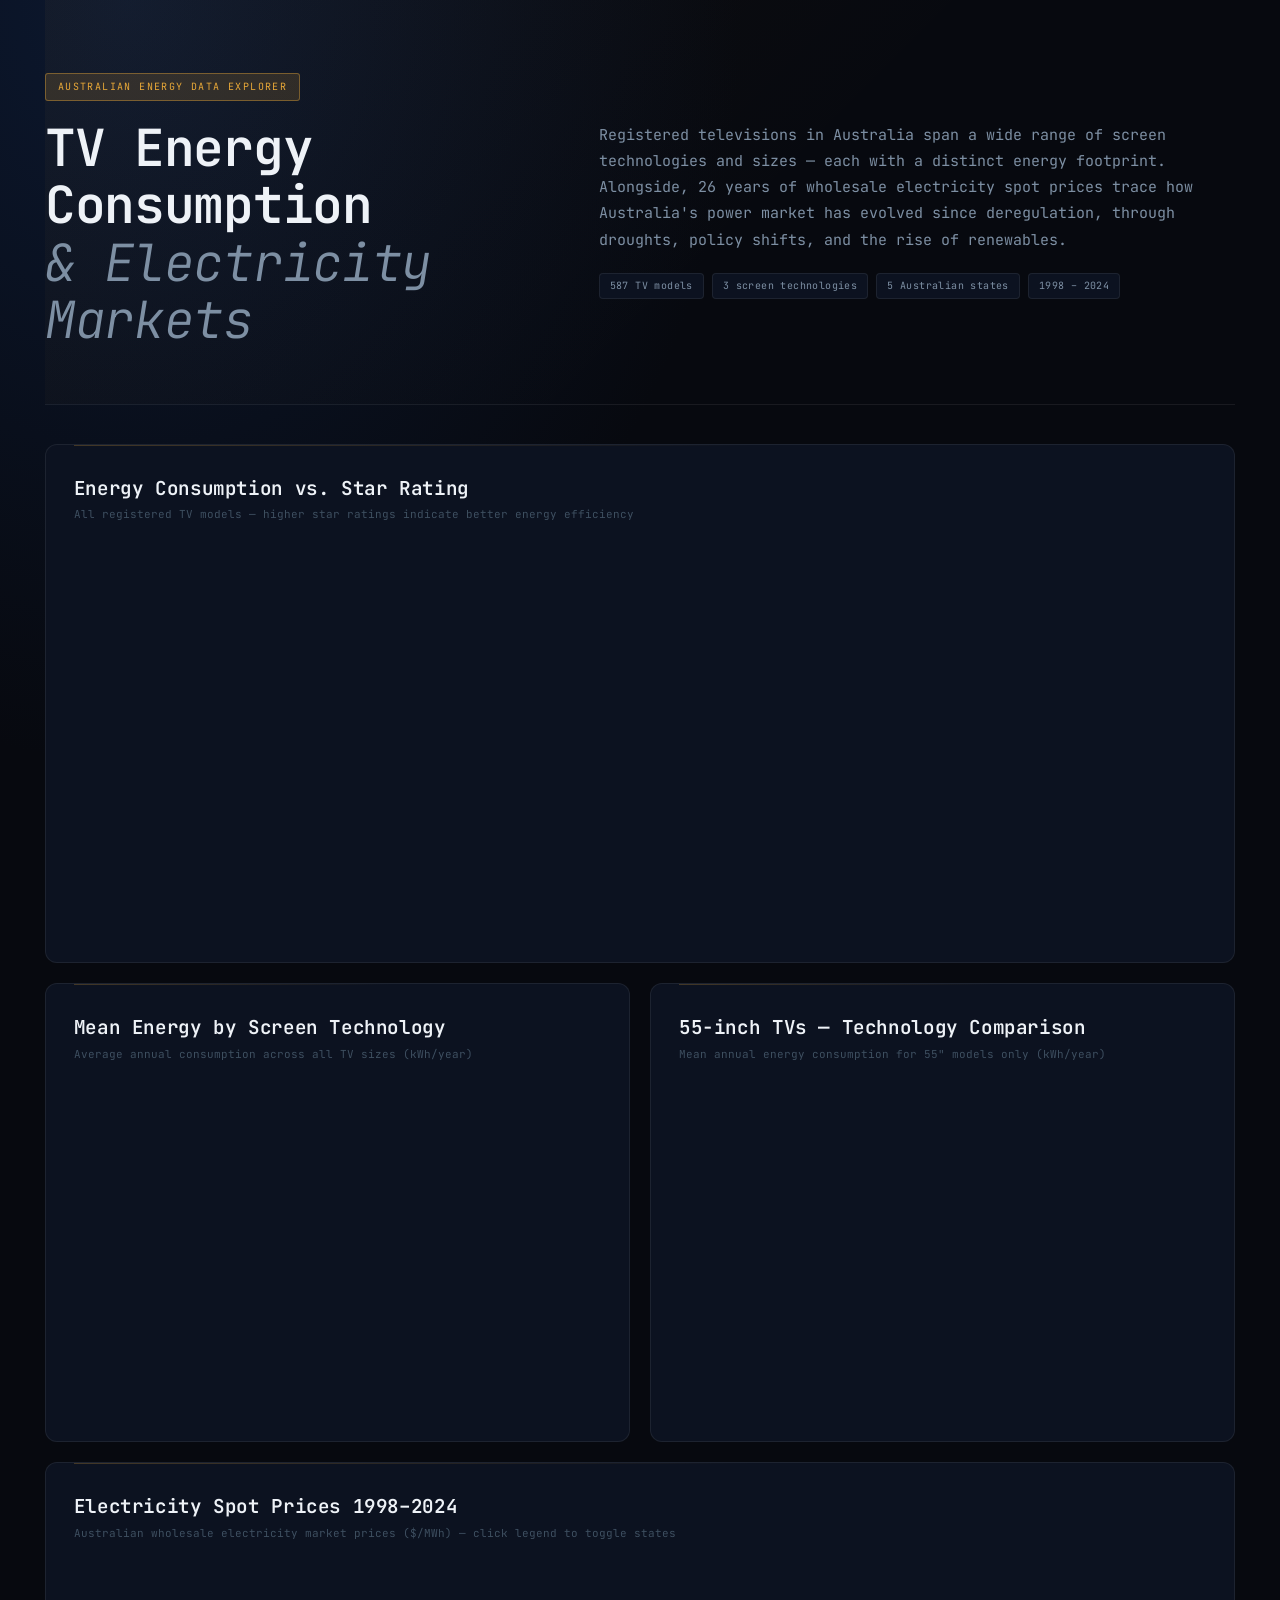
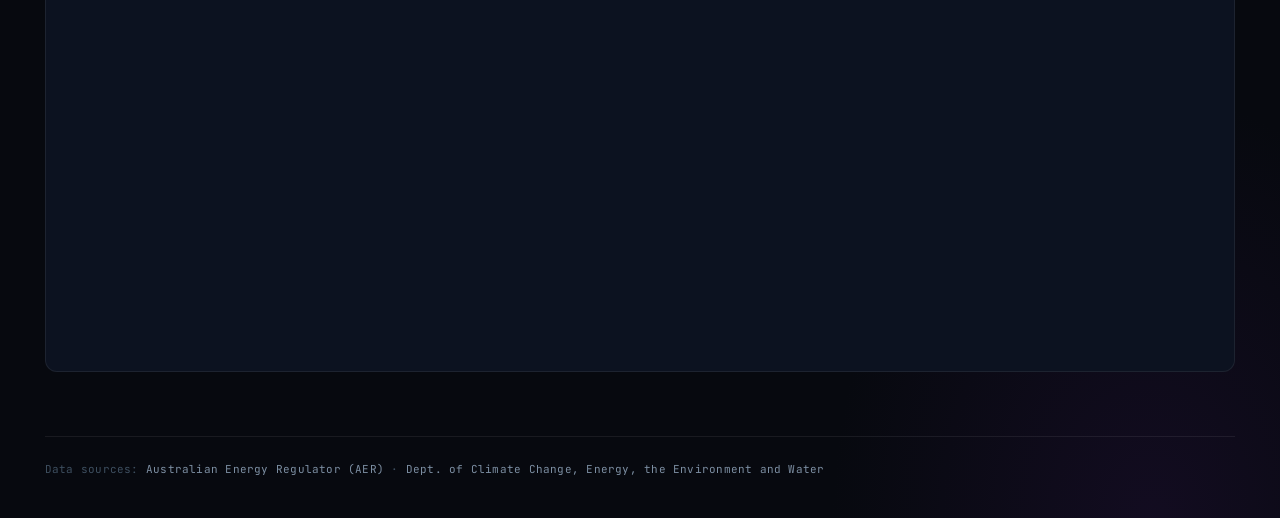
<file: Exercise 5/index.html>
<!DOCTYPE html>
<html lang="en">

<head>
    <meta charset="UTF-8">
    <meta name="viewport" content="width=device-width, initial-scale=1.0">
    <title>Australian TV Energy &amp; Electricity Markets</title>

    <link rel="preconnect" href="https://fonts.googleapis.com">
    <link rel="preconnect" href="https://fonts.gstatic.com" crossorigin>
    <link
        href="https://fonts.googleapis.com/css2?family=JetBrains+Mono:ital,wght@0,300;0,400;0,500;0,600;1,300;1,400&display=swap"
        rel="stylesheet">
    <link rel="stylesheet" href="styles.css">
</head>


<body>

    <div class="page-wrapper">

        <!-- ── HEADER ──────────────────────────────────── -->
        <header class="site-header">
            <div class="header-content">
                <div class="header-left">
                    <span class="eyebrow">Australian Energy Data Explorer</span>
                    <h1>TV Energy Consumption<br><em>&amp; Electricity Markets</em></h1>
                </div>
                <div class="header-right">
                    <p class="intro-text">
                        Registered televisions in Australia span a wide range of screen technologies
                        and sizes — each with a distinct energy footprint. Alongside, 26 years of
                        wholesale electricity spot prices trace how Australia's power market has
                        evolved since deregulation, through droughts, policy shifts, and the rise
                        of renewables.
                    </p>
                    <div class="data-tags">
                        <span class="tag">587 TV models</span>
                        <span class="tag">3 screen technologies</span>
                        <span class="tag">5 Australian states</span>
                        <span class="tag">1998 – 2024</span>
                    </div>
                </div>
            </div>
        </header>

        <!-- ── CHART GRID ───────────────────────────────── -->
        <main class="main-content">
            <div class="chart-grid">

                <!-- Scatter -->
                <section class="chart-panel panel-scatter">
                    <div class="panel-header">
                        <div class="panel-title-group">
                            <h2>Energy Consumption vs. Star Rating</h2>
                            <p>All registered TV models — higher star ratings indicate better energy efficiency</p>
                        </div>
                        <div class="panel-legend" id="scatter-legend"></div>
                    </div>
                    <div class="chart-container" id="scatter-chart"></div>
                </section>

                <!-- Donut -->
                <section class="chart-panel panel-donut">
                    <div class="panel-header">
                        <div class="panel-title-group">
                            <h2>Mean Energy by Screen Technology</h2>
                            <p>Average annual consumption across all TV sizes (kWh/year)</p>
                        </div>
                    </div>
                    <div class="chart-container" id="donut-chart"></div>
                </section>

                <!-- Bar -->
                <section class="chart-panel panel-bar">
                    <div class="panel-header">
                        <div class="panel-title-group">
                            <h2>55-inch TVs — Technology Comparison</h2>
                            <p>Mean annual energy consumption for 55" models only (kWh/year)</p>
                        </div>
                    </div>
                    <div class="chart-container" id="bar-chart"></div>
                </section>

                <!-- Line -->
                <section class="chart-panel panel-line">
                    <div class="panel-header">
                        <div class="panel-title-group">
                            <h2>Electricity Spot Prices 1998–2024</h2>
                            <p>Australian wholesale electricity market prices ($/MWh) — click legend to toggle states
                            </p>
                        </div>
                        <div class="panel-legend" id="line-legend"></div>
                    </div>
                    <div class="chart-container" id="line-chart"></div>
                </section>

            </div><!-- /.chart-grid -->
        </main>

        <!-- ── FOOTER ──────────────────────────────────── -->
        <footer class="site-footer">
            <p>
                Data sources:
                <span>Australian Energy Regulator (AER)</span> ·
                <span>Dept. of Climate Change, Energy, the Environment and Water</span>
            </p>

        </footer>

    </div><!-- /.page-wrapper -->

    <!-- Global tooltip -->
    <div class="tooltip" id="tooltip"></div>

    <!-- D3 v7 -->
    <script src="https://d3js.org/d3.v7.min.js"></script>

    <!-- Chart scripts -->
    <script src="scripts/scatter.js"></script>
    <script src="scripts/donut.js"></script>
    <script src="scripts/bar.js"></script>
    <script src="scripts/line.js"></script>

</body>

</html>
</file>
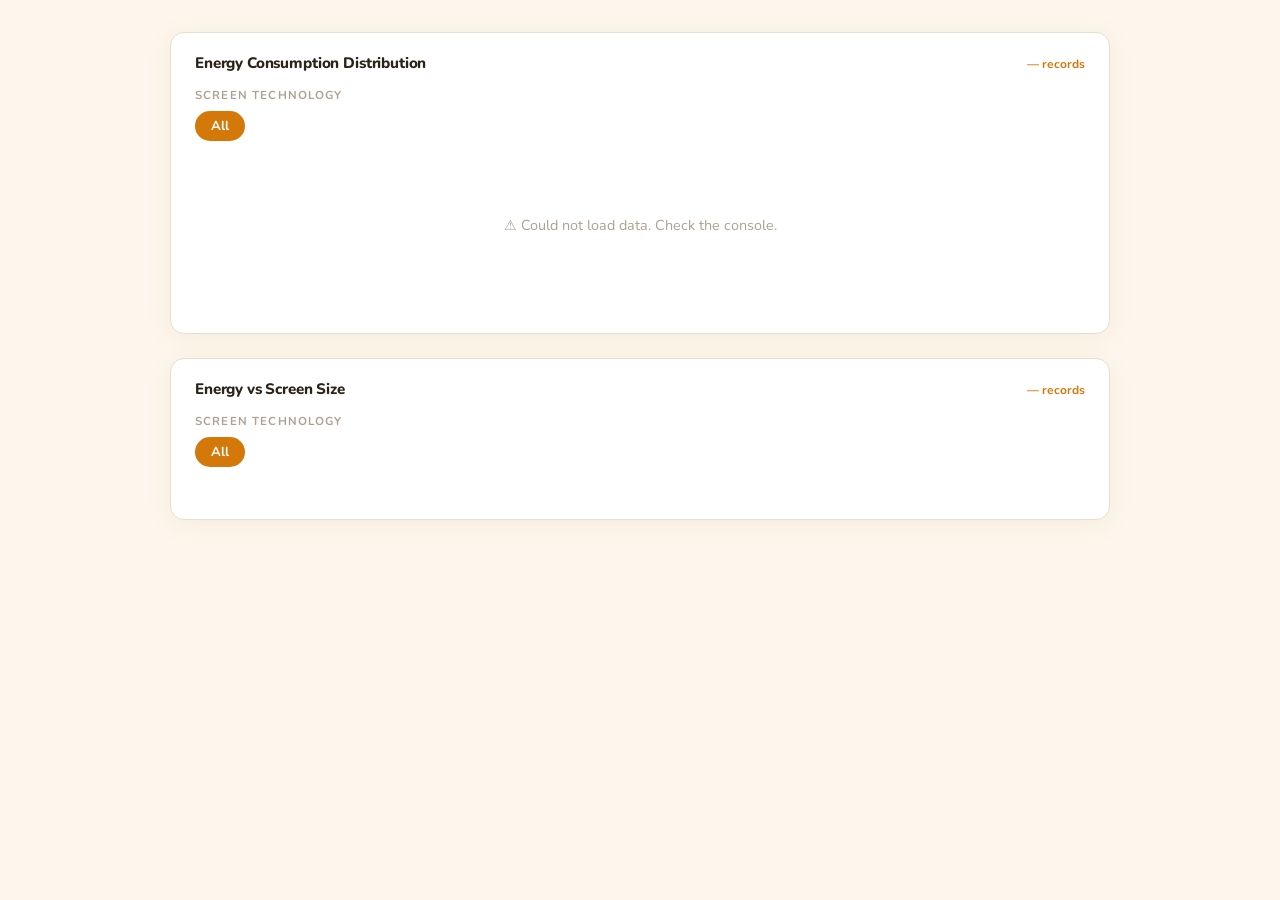
<file: Exercise 6/index.html>
<!DOCTYPE html>
<html lang="en">
<head>
  <meta charset="UTF-8" />
  <meta name="viewport" content="width=device-width, initial-scale=1.0"/>
  <title>TV Energy Consumption</title>
  <link rel="preconnect" href="https://fonts.googleapis.com">
  <link href="https://fonts.googleapis.com/css2?family=Nunito:wght@400;600;700;800&display=swap" rel="stylesheet">
  <script src="https://d3js.org/d3.v7.min.js"></script>
  <link rel="stylesheet" href="css/base.css" />
  <link rel="stylesheet" href="css/visualisations.css" />
</head>
<body>

  <div class="app-wrapper">

    <!-- ── HISTOGRAM CARD ── -->
    <div class="card">
      <div class="card-header">
        <h2 class="card-title">Energy Consumption Distribution</h2>
        <span id="record-count-hist" class="record-count">— records</span>
      </div>

      <!-- Screen tech filter -->
      <div class="filter-group">
        <span class="filter-label">Screen Technology</span>
        <div class="filter-row" id="filter-tech-hist">
          <button class="pill active" data-group="tech-hist" data-value="all">All</button>
        </div>
      </div>

      <!-- Histogram SVG -->
      <div id="histogram-container">
        <div class="loading-msg" id="loading-msg">Loading<span class="dots">...</span></div>
      </div>

      <!-- Energy range slider -->
      <div id="energy-slider-wrap" class="slider-wrap" data-label="Energy Consumption"></div>
    </div>

    <!-- ── SCATTER CARD ── -->
    <div class="card">
      <div class="card-header">
        <h2 class="card-title">Energy vs Screen Size</h2>
        <span id="record-count-scatter" class="record-count">— records</span>
      </div>

      <!-- Screen tech filter -->
      <div class="filter-group">
        <span class="filter-label">Screen Technology</span>
        <div class="filter-row" id="filter-tech-scatter">
          <button class="pill active" data-group="tech-scatter" data-value="all">All</button>
        </div>
      </div>

      <!-- Screen size range slider -->
      <div id="size-slider-wrap" class="slider-wrap" data-label="Screen Size"></div>

      <!-- Scatter SVG -->
      <div id="scatter-container"></div>
    </div>

  </div>

  <div id="tooltip" class="tooltip"></div>

  <script src="js/shared-constants.js"></script>
  <script src="js/load-data.js"></script>
  <script src="js/histogram.js"></script>
  <script src="js/scatterplot.js"></script>
  <script src="js/interactions.js"></script>

</body>
</html>
</file>
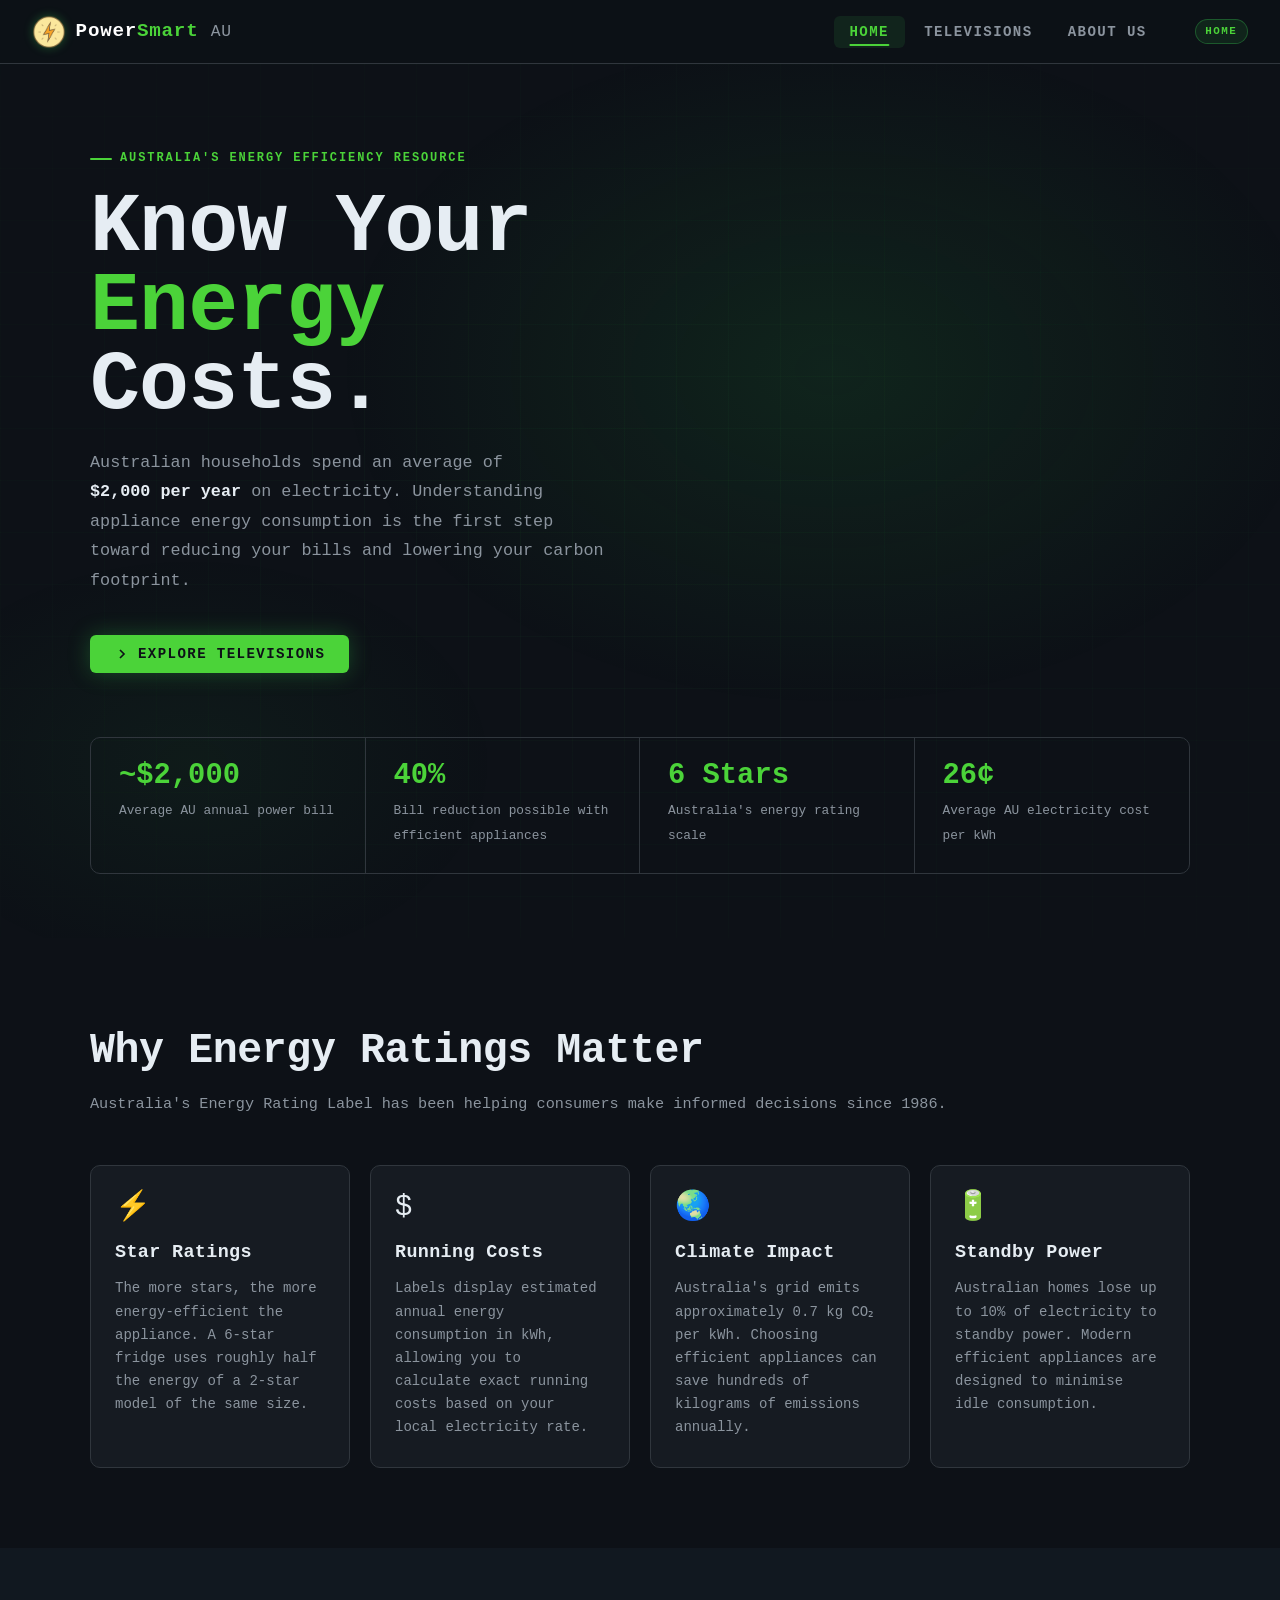
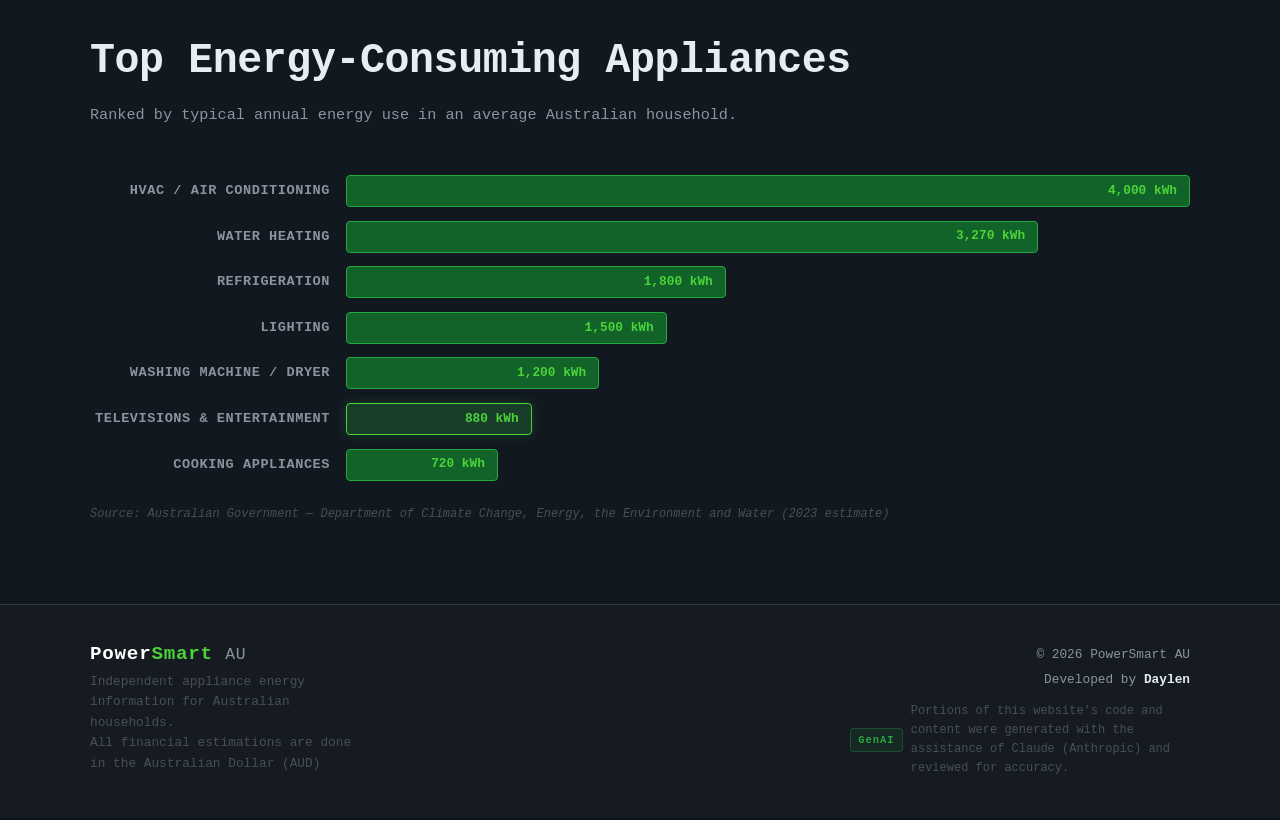
<file: Exercise 3/newwebsite/index.html>
<!DOCTYPE html>
<html lang="en">

<head>
    <meta charset="UTF-8" />
    <meta name="viewport" content="width=device-width, initial-scale=1.0" />
    <title>PowerSmartAU</title>
    <link <link rel="stylesheet" href="css/styles.css" />
</head>

<body>

    <!--NAVIGATION/ROUTERS -->
    <nav id="main-nav">
        <a class="nav-logo" onclick="showPage('home')" title="Go to Home">
            <div class="power-icon">
                <img src="images/PowerIcon.png" alt="PowerSmart Logo" />
            </div>
            <span class="nav-brand">Power<span>Smart</span> <em>AU</em></span>
        </a>

        <ul class="nav-links" id="nav-links">
            <li><button onclick="showPage('home')" data-page="home">Home</button></li>
            <li><button onclick="showPage('televisions')" data-page="televisions">Televisions</button></li>
            <li><button onclick="showPage('about')" data-page="about">About Us</button></li>
        </ul>

        <span class="page-indicator" id="page-indicator">HOME</span>
    </nav>

    <!--PAGES -->
    <main>

        <!--HOME -->
        <section class="page active" id="page-home">

            <div class="hero">
                <div class="hero-bg"></div>
                <div class="hero-content">
                    <p class="hero-eyebrow">Australia's Energy Efficiency Resource</p>
                    <h1 class="hero-title">Know Your<br /><em>Energy</em><br />Costs.</h1>
                    <p class="hero-subtitle">
                        Australian households spend an average of <strong>$2,000&nbsp;per year</strong> on electricity.
                        Understanding appliance energy consumption is the first step toward reducing your bills
                        and lowering your carbon footprint.
                    </p>
                    <button class="hero-cta" onclick="showPage('televisions')">
                        <svg width="16" height="16" viewBox="0 0 24 24" fill="none" stroke="currentColor"
                            stroke-width="2.5">
                            <polyline points="9 18 15 12 9 6" />
                        </svg>
                        Explore Televisions
                    </button>

                    <div class="stat-bar">
                        <div class="stat-item">
                            <span class="stat-num">~$2,000</span>
                            <span class="stat-label">Average AU annual power bill</span>
                        </div>
                        <div class="stat-item">
                            <span class="stat-num">40%</span>
                            <span class="stat-label">Bill reduction possible with efficient appliances</span>
                        </div>
                        <div class="stat-item">
                            <span class="stat-num">6 Stars</span>
                            <span class="stat-label">Australia's energy rating scale</span>
                        </div>
                        <div class="stat-item">
                            <span class="stat-num">26¢</span>
                            <span class="stat-label">Average AU electricity cost per kWh</span>
                        </div>
                    </div>
                </div>
            </div>

            <div class="section-block">
                <div class="section-header">
                    <h2>Why Energy Ratings Matter</h2>
                    <p>Australia's Energy Rating Label has been helping consumers make informed decisions since 1986.
                    </p>
                </div>
                <div class="card-grid">
                    <div class="card">
                        <div class="card-icon">⚡</div>
                        <h3>Star Ratings</h3>
                        <p>The more stars, the more energy-efficient the appliance. A 6-star fridge uses roughly half
                            the energy of a 2-star model of the same size.</p>
                    </div>
                    <div class="card">
                        <div class="card-icon">$</div>
                        <h3>Running Costs</h3>
                        <p>Labels display estimated annual energy consumption in kWh, allowing you to calculate exact
                            running costs based on your local electricity rate.</p>
                    </div>
                    <div class="card">
                        <div class="card-icon">🌏</div>
                        <h3>Climate Impact</h3>
                        <p>Australia's grid emits approximately 0.7 kg CO₂ per kWh. Choosing efficient appliances can
                            save hundreds of kilograms of emissions annually.</p>
                    </div>
                    <div class="card">
                        <div class="card-icon">🔋</div>
                        <h3>Standby Power</h3>
                        <p>Australian homes lose up to 10% of electricity to standby power. Modern efficient appliances
                            are designed to minimise idle consumption.</p>
                    </div>
                </div>
            </div>

            <div class="section-block section-alt">
                <div class="section-header">
                    <h2>Top Energy-Consuming Appliances</h2>
                    <p>Ranked by typical annual energy use in an average Australian household.</p>
                </div>
                <div class="bar-chart-container">
                    <div class="bar-row">
                        <span class="bar-label">HVAC / Air Conditioning</span>
                        <div class="bar-wrap">
                            <div class="bar" style="--w:100%">4,000 kWh</div>
                        </div>
                    </div>
                    <div class="bar-row">
                        <span class="bar-label">Water Heating</span>
                        <div class="bar-wrap">
                            <div class="bar" style="--w:82%">3,270 kWh</div>
                        </div>
                    </div>
                    <div class="bar-row">
                        <span class="bar-label">Refrigeration</span>
                        <div class="bar-wrap">
                            <div class="bar" style="--w:45%">1,800 kWh</div>
                        </div>
                    </div>
                    <div class="bar-row">
                        <span class="bar-label">Lighting</span>
                        <div class="bar-wrap">
                            <div class="bar" style="--w:38%">1,500 kWh</div>
                        </div>
                    </div>
                    <div class="bar-row">
                        <span class="bar-label">Washing Machine / Dryer</span>
                        <div class="bar-wrap">
                            <div class="bar" style="--w:30%">1,200 kWh</div>
                        </div>
                    </div>
                    <div class="bar-row">
                        <span class="bar-label">Televisions &amp; Entertainment</span>
                        <div class="bar-wrap">
                            <div class="bar bar-accent" style="--w:22%">880 kWh</div>
                        </div>
                    </div>
                    <div class="bar-row">
                        <span class="bar-label">Cooking Appliances</span>
                        <div class="bar-wrap">
                            <div class="bar" style="--w:18%">720 kWh</div>
                        </div>
                    </div>
                </div>
                <p class="source-note">Source: Australian Government — Department of Climate Change, Energy, the
                    Environment and Water (2023 estimate)</p>
            </div>

        </section>

        <!-- ── TELEVISIONS ────────────────────────────────── -->
        <section class="page" id="page-televisions">

            <div class="page-hero">
                <div class="page-hero-bg"></div>
                <div class="page-hero-content">
                    <p class="hero-eyebrow">Product Category</p>
                    <h1 class="hero-title">Televisions</h1>
                    <p class="hero-subtitle">
                        TVs account for a growing share of household energy use as screen sizes increase.
                        Understanding how panel technology and usage patterns affect consumption can save
                        Australian households up to <strong>$80 per year</strong> per device.
                    </p>
                </div>
            </div>

            <div class="section-block">
                <div class="section-header">
                    <!-- TECH COMPARISON-->
                    <h2>Energy Consumption Across Models, Technologies and Screen Size</h2>
                    <p>Energy consumption varies significantly across display Models.</p>
                </div>

                <div class="energy-stuff">

                    <div class="energy-models">
                        <img src="images/energy-models.png">
                        <p>
                            Energy consumption varies significantly across our television range, with usage levels
                            differing by model specifications such as screen size, display technology, and efficiency
                            rating.
                            The chart shown represents a sample of models from a catalogue of over 4,000 televisions,
                            providing an illustrative view of how annual energy usage can vary across the product range.
                            While some models are designed for higher energy efficiency, others may consume more power
                            to support larger displays or advanced picture technologies.<br><br>

                            Power usage differs across more than 4,000 TV models surveyed. The chart above shows a
                            representative sample, highlighting how annual energy consumption can vary depending on
                            model size and features. This helps customers compare running costs alongside picture
                            quality and
                            performance when choosing the right TV. Customers who wish to purchase televisions should
                            take into accountscreen size , energy efficient rating and cost of energy in the customer'
                            region</p>
                    </div>

                    <div class="energy-screensize">
                        <img src="images/energy-screensize.png">
                        <p>
                            Energy consumption generally increases with screen size, with larger televisions requiring
                            significantly more power than smaller models. While smaller screens tend to have lower
                            running costs, larger and premium display models can consume substantially more energy due
                            to increased panel area and enhanced performance features. This comparison helps customers
                            balance screen size, viewing experience, and long-term energy efficiency.</p>
                    </div>

                    <div class="energy-tech">
                        <img src="images/energy-tech.png">
                        <p>
                            When choosing your next display, understanding the balance between performance and power is
                            key. According to recent consumption data, traditional LCD screens remain the most
                            energy-efficient option, averaging roughly 335 kWh per year. In contrast, LED-backlit LCDs
                            and premium OLED panels draw more power to achieve their superior brightness and color
                            depth, with OLEDs reaching the highest average consumption at nearly 490 kWh per year. This
                            increase is largely due to OLED's "emissive" nature, where every pixel generates its own
                            light to produce those signature deep blacks and vibrant highlights.<br><br>

                            While OLED offers the pinnacle of picture quality, its per-pixel power demands mean it
                            typically costs more to operate annually than a standard LCD. LED models sit in the middle,
                            offering a bright, versatile middle ground but still requiring significantly more energy
                            than older liquid crystal tech. When building your setup, consider whether the stunning
                            visual fidelity of an OLED or the high-output punch of an LED outweighs the lower long-term
                            operating costs of a traditional LCD.</p>
                    </div>
                </div>

                <div class="recomendation">
                    <h2>
                        Recomendation
                    </h2>
                    <p>
                        Selecting the perfect television requires balancing visual performance with your home’s specific
                        needs and long-term costs. Start by choosing a technology that fits your environment: OLED
                        provides unmatched contrast for dedicated home theaters, while LED models offer the high
                        brightness needed for sunlit living rooms. Next, determine the ideal screen size by measuring
                        your seating distance; a common rule is to ensure the screen occupies about 30 to 40 degrees of
                        your field of vision for an immersive experience. Finally, keep the energy rating in mind—while
                        premium OLED panels deliver stunning clarity, they often sit at the higher end of the
                        consumption scale, whereas traditional LCD options offer a more budget-friendly footprint for
                        your monthly utility bills.
                    </p>

                </div>






        </section>

        <!-- ── ABOUT US ───────────────────────────────────── -->
        <section class="page" id="page-about">

            <div class="page-hero">
                <div class="page-hero-bg"></div>
                <div class="page-hero-content">
                    <p class="hero-eyebrow">Our Mission</p>
                    <h1 class="hero-title">About Us</h1>
                    <p class="hero-subtitle">
                        PowerSmart AU is an independent, non-commercial resource dedicated to helping
                        Australian consumers understand appliance energy consumption and make choices that
                        reduce both household costs and environmental impact.
                    </p>
                </div>
            </div>

            <div class="section-block">
                <div class="section-header">
                    <h2>Who We Are</h2>
                </div>
                <div class="about-grid">
                    <div class="about-text">
                        <p>
                            Founded in 2024, PowerSmart AU was created to bridge the gap between complex
                            government energy data and the everyday purchasing decisions Australians make.
                            We translate technical standards, efficiency ratings, and consumption figures
                            into clear, actionable guidance.
                        </p>
                        <p>
                            Our data is sourced from the Australian Government's
                            <strong>Energy Rating website</strong> (energyrating.gov.au), the
                            <strong>Department of Climate Change, Energy, the Environment and Water</strong>,
                            and independent laboratory testing where available.
                        </p>
                        <p>
                            We have no commercial relationships with appliance manufacturers or retailers.
                            Our only goal is to give you the information you need to make confident, informed decisions.
                        </p>
                    </div>
                    <div class="about-values">
                        <div class="value-item">
                            <span class="value-icon">🔍</span>
                            <div>
                                <strong>Data-Driven</strong>
                                <p>Every figure on our site is sourced from verified government and independent testing
                                    data.</p>
                            </div>
                        </div>
                        <div class="value-item">
                            <span class="value-icon">🇦🇺</span>
                            <div>
                                <strong>Australia-Focused</strong>
                                <p>We use Australian electricity tariffs, climate zones, and usage patterns — not
                                    overseas averages.</p>
                            </div>
                        </div>
                        <div class="value-item">
                            <span class="value-icon">🌿</span>
                            <div>
                                <strong>Planet Conscious</strong>
                                <p>Efficient appliances are one of the most accessible ways households can reduce
                                    emissions today.</p>
                            </div>
                        </div>
                    </div>
                </div>
            </div>

            <div class="section-block section-alt">
                <div class="section-header">
                    <h2>Australia's Energy Context</h2>
                    <p>Key figures shaping residential electricity consumption nationally.</p>
                </div>
                <div class="card-grid">
                    <div class="card">
                        <div class="card-icon">🏠</div>
                        <h3>10.8 Million Households</h3>
                        <p>Australia has approximately 10.8 million residential properties, the vast majority connected
                            to the national electricity grid.</p>
                    </div>
                    <div class="card">
                        <div class="card-icon">📊</div>
                        <h3>~7,000 kWh per Year</h3>
                        <p>The average Australian household consumes around 7,000 kWh annually — above the OECD average
                            due to home size and climate cooling demands.</p>
                    </div>
                    <div class="card">
                        <div class="card-icon">☀️</div>
                        <h3>Rooftop Solar Leader</h3>
                        <p>Australia has one of the world's highest rates of residential solar adoption, with over 3.5
                            million rooftop PV systems installed as of 2024.</p>
                    </div>
                    <div class="card">
                        <div class="card-icon">📉</div>
                        <h3>Grid Emissions Falling</h3>
                        <p>Australia's grid emission intensity has dropped from ~0.84 kg CO₂/kWh in 2010 to
                            approximately 0.60 kg CO₂/kWh in 2024, driven by renewable growth.</p>
                    </div>
                </div>
            </div>

            <div class="section-block">
                <div class="section-header">
                    <h2>Useful Resources</h2>
                </div>
                <div class="resource-list">
                    <a class="resource-link" href="https://www.energyrating.gov.au" target="_blank" rel="noopener">
                        <span>energyrating.gov.au</span>
                        <span class="rl-desc">Official Australian Government energy rating product database</span>
                    </a>
                    <a class="resource-link" href="https://www.energy.gov.au" target="_blank" rel="noopener">
                        <span>energy.gov.au</span>
                        <span class="rl-desc">Department of Climate Change, Energy, the Environment and Water</span>
                    </a>
                    <a class="resource-link" href="https://www.cleanenergycouncil.org.au" target="_blank"
                        rel="noopener">
                        <span>cleanenergycouncil.org.au</span>
                        <span class="rl-desc">Clean Energy Council — renewable energy and efficiency advocacy</span>
                    </a>
                    <a class="resource-link" href="https://www.aemc.gov.au" target="_blank" rel="noopener">
                        <span>aemc.gov.au</span>
                        <span class="rl-desc">Australian Energy Market Commission — regulation and market data</span>
                    </a>
                </div>
            </div>

        </section>

    </main>

    <!-- ═══════════════════════ FOOTER ═══════════════════════ -->
    <footer>
        <div class="footer-inner">
            <div class="footer-brand">
                <span class="nav-brand">Power<span>Smart</span> <em>AU</em></span>
                <p>Independent appliance energy information for Australian households.</p>
                <p>All financial estimations are done in the Australian Dollar (AUD)</p>
            </div>
            <div class="footer-meta">
                <p>&copy; <span id="footer-year"></span> PowerSmart AU</p>
                <p class="footer-name">Developed by <strong>Daylen</strong></p>
                <p class="genai-note">
                    <span class="genai-badge">GenAI</span>
                    Portions of this website's code and content were generated with the
                    assistance of Claude (Anthropic) and reviewed for accuracy.
                </p>
            </div>
        </div>
    </footer>

    <script src="js/scripts.js"></script>
</body>

</html>
</file>
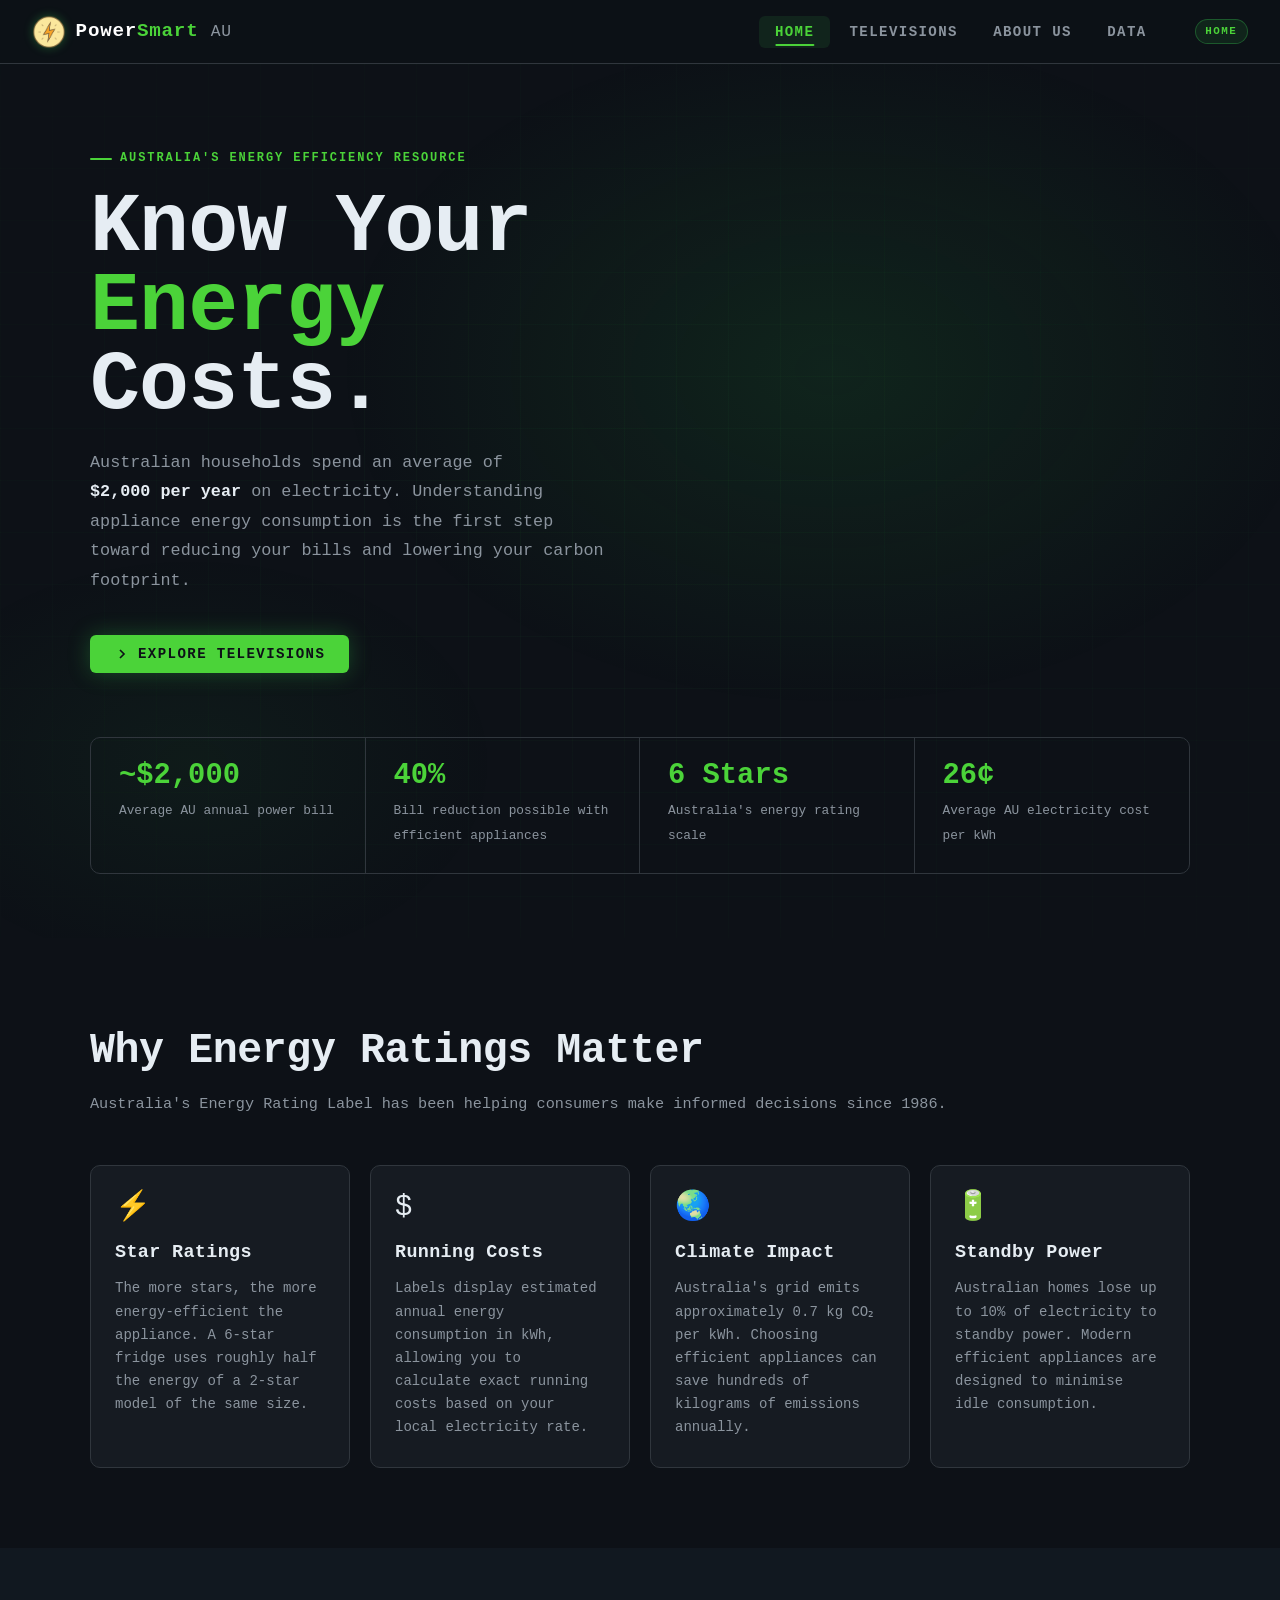
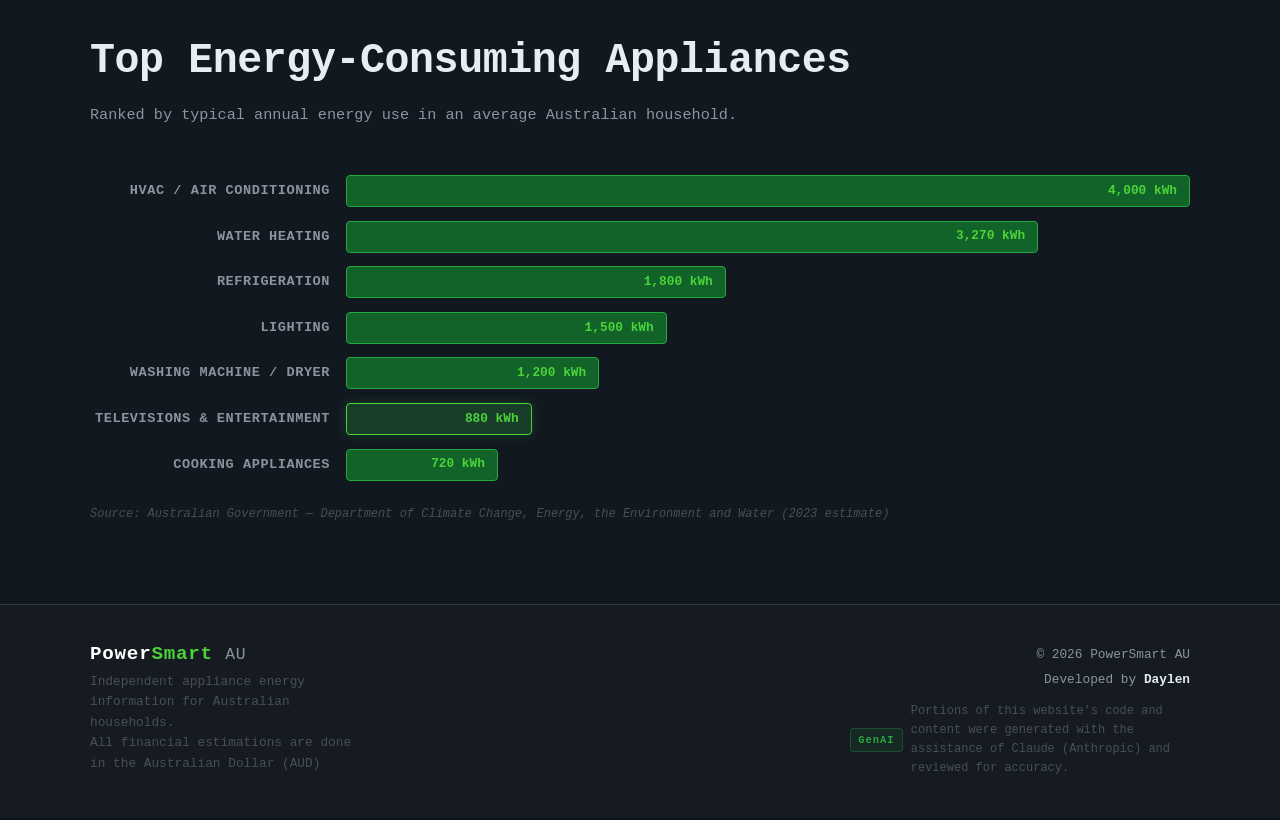
<file: Exercise 4/Exercise 4.3/newwebsite/index.html>
<!DOCTYPE html>
<html lang="en">
<script src="https://d3js.org/d3.v7.min.js"></script>

<head>
    <meta charset="UTF-8" />
    <meta name="viewport" content="width=device-width, initial-scale=1.0" />
    <title>PowerSmartAU</title>
    <link rel="stylesheet" href="css/styles.css" />

    <script src="js/scripts.js" defer></script>


</head>

<body>

    <!--NAVIGATION/ROUTERS -->
    <nav id="main-nav">
        <a class="nav-logo" onclick="showPage('home')" title="Go to Home">
            <div class="power-icon">
                <img src="images/PowerIcon.png" alt="PowerSmart Logo" />
            </div>
            <span class="nav-brand">Power<span>Smart</span> <em>AU</em></span>
        </a>

        <ul class="nav-links" id="nav-links">
            <li><button onclick="showPage('home')" data-page="home">Home</button></li>
            <li><button onclick="showPage('televisions')" data-page="televisions">Televisions</button></li>
            <li><button onclick="showPage('about')" data-page="about">About Us</button></li>
            <li><button onclick="showPage('data')" data-page="data">Data</button></li>
        </ul>

        <span class="page-indicator" id="page-indicator">HOME</span>
    </nav>

    <!--PAGES -->
    <main>

        <!--HOME -->
        <section class="page active" id="page-home">

            <div class="hero">
                <div class="hero-bg"></div>
                <div class="hero-content">
                    <p class="hero-eyebrow">Australia's Energy Efficiency Resource</p>
                    <h1 class="hero-title">Know Your<br /><em>Energy</em><br />Costs.</h1>
                    <p class="hero-subtitle">
                        Australian households spend an average of <strong>$2,000&nbsp;per year</strong> on electricity.
                        Understanding appliance energy consumption is the first step toward reducing your bills
                        and lowering your carbon footprint.
                    </p>
                    <button class="hero-cta" onclick="showPage('televisions')">
                        <svg width="16" height="16" viewBox="0 0 24 24" fill="none" stroke="currentColor"
                            stroke-width="2.5">
                            <polyline points="9 18 15 12 9 6" />
                        </svg>
                        Explore Televisions
                    </button>

                    <div class="stat-bar">
                        <div class="stat-item">
                            <span class="stat-num">~$2,000</span>
                            <span class="stat-label">Average AU annual power bill</span>
                        </div>
                        <div class="stat-item">
                            <span class="stat-num">40%</span>
                            <span class="stat-label">Bill reduction possible with efficient appliances</span>
                        </div>
                        <div class="stat-item">
                            <span class="stat-num">6 Stars</span>
                            <span class="stat-label">Australia's energy rating scale</span>
                        </div>
                        <div class="stat-item">
                            <span class="stat-num">26¢</span>
                            <span class="stat-label">Average AU electricity cost per kWh</span>
                        </div>
                    </div>
                </div>
            </div>

            <div class="section-block">
                <div class="section-header">
                    <h2>Why Energy Ratings Matter</h2>
                    <p>Australia's Energy Rating Label has been helping consumers make informed decisions since 1986.
                    </p>
                </div>
                <div class="card-grid">
                    <div class="card">
                        <div class="card-icon">⚡</div>
                        <h3>Star Ratings</h3>
                        <p>The more stars, the more energy-efficient the appliance. A 6-star fridge uses roughly half
                            the energy of a 2-star model of the same size.</p>
                    </div>
                    <div class="card">
                        <div class="card-icon">$</div>
                        <h3>Running Costs</h3>
                        <p>Labels display estimated annual energy consumption in kWh, allowing you to calculate exact
                            running costs based on your local electricity rate.</p>
                    </div>
                    <div class="card">
                        <div class="card-icon">🌏</div>
                        <h3>Climate Impact</h3>
                        <p>Australia's grid emits approximately 0.7 kg CO₂ per kWh. Choosing efficient appliances can
                            save hundreds of kilograms of emissions annually.</p>
                    </div>
                    <div class="card">
                        <div class="card-icon">🔋</div>
                        <h3>Standby Power</h3>
                        <p>Australian homes lose up to 10% of electricity to standby power. Modern efficient appliances
                            are designed to minimise idle consumption.</p>
                    </div>
                </div>
            </div>

            <div class="section-block section-alt">
                <div class="section-header">
                    <h2>Top Energy-Consuming Appliances</h2>
                    <p>Ranked by typical annual energy use in an average Australian household.</p>
                </div>
                <div class="bar-chart-container">
                    <div class="bar-row">
                        <span class="bar-label">HVAC / Air Conditioning</span>
                        <div class="bar-wrap">
                            <div class="bar" style="--w:100%">4,000 kWh</div>
                        </div>
                    </div>
                    <div class="bar-row">
                        <span class="bar-label">Water Heating</span>
                        <div class="bar-wrap">
                            <div class="bar" style="--w:82%">3,270 kWh</div>
                        </div>
                    </div>
                    <div class="bar-row">
                        <span class="bar-label">Refrigeration</span>
                        <div class="bar-wrap">
                            <div class="bar" style="--w:45%">1,800 kWh</div>
                        </div>
                    </div>
                    <div class="bar-row">
                        <span class="bar-label">Lighting</span>
                        <div class="bar-wrap">
                            <div class="bar" style="--w:38%">1,500 kWh</div>
                        </div>
                    </div>
                    <div class="bar-row">
                        <span class="bar-label">Washing Machine / Dryer</span>
                        <div class="bar-wrap">
                            <div class="bar" style="--w:30%">1,200 kWh</div>
                        </div>
                    </div>
                    <div class="bar-row">
                        <span class="bar-label">Televisions &amp; Entertainment</span>
                        <div class="bar-wrap">
                            <div class="bar bar-accent" style="--w:22%">880 kWh</div>
                        </div>
                    </div>
                    <div class="bar-row">
                        <span class="bar-label">Cooking Appliances</span>
                        <div class="bar-wrap">
                            <div class="bar" style="--w:18%">720 kWh</div>
                        </div>
                    </div>
                </div>
                <p class="source-note">Source: Australian Government — Department of Climate Change, Energy, the
                    Environment and Water (2023 estimate)</p>
            </div>

        </section>

                <!-- ── TELEVISIONS ────────────────────────────────── -->
        <section class="page" id="page-televisions">

            <div class="page-hero">
                <div class="page-hero-bg"></div>
                <div class="page-hero-content">
                    <p class="hero-eyebrow">Product Category</p>
                    <h1 class="hero-title">Televisions</h1>
                    <p class="hero-subtitle">
                        TVs account for a growing share of household energy use as screen sizes increase.
                        Understanding how panel technology and usage patterns affect consumption can save
                        Australian households up to <strong>$80 per year</strong> per device.
                    </p>
                </div>
            </div>

            <div class="section-block">
                <div class="section-header">
                    <!-- TECH COMPARISON-->
                    <h2>Energy Consumption Across Models, Technologies and Screen Size</h2>
                    <p>Energy consumption varies significantly across display Models.</p>
                </div>

                <div class="energy-stuff">

                    <div class="energy-models">
                        <img src="images/energy-models.png">
                        <p>
                            Energy consumption varies significantly across our television range, with usage levels
                            differing by model specifications such as screen size, display technology, and efficiency
                            rating.
                            The chart shown represents a sample of models from a catalogue of over 4,000 televisions,
                            providing an illustrative view of how annual energy usage can vary across the product range.
                            While some models are designed for higher energy efficiency, others may consume more power
                            to support larger displays or advanced picture technologies.<br><br>

                            Power usage differs across more than 4,000 TV models surveyed. The chart above shows a
                            representative sample, highlighting how annual energy consumption can vary depending on
                            model size and features. This helps customers compare running costs alongside picture
                            quality and
                            performance when choosing the right TV. Customers who wish to purchase televisions should
                            take into accountscreen size , energy efficient rating and cost of energy in the customer'
                            region</p>
                    </div>

                    <div class="energy-screensize">
                        <img src="images/energy-screensize.png">
                        <p>
                            Energy consumption generally increases with screen size, with larger televisions requiring
                            significantly more power than smaller models. While smaller screens tend to have lower
                            running costs, larger and premium display models can consume substantially more energy due
                            to increased panel area and enhanced performance features. This comparison helps customers
                            balance screen size, viewing experience, and long-term energy efficiency.</p>
                    </div>

                    <div class="energy-tech">
                        <img src="images/energy-tech.png">
                        <p>
                            When choosing your next display, understanding the balance between performance and power is
                            key. According to recent consumption data, traditional LCD screens remain the most
                            energy-efficient option, averaging roughly 335 kWh per year. In contrast, LED-backlit LCDs
                            and premium OLED panels draw more power to achieve their superior brightness and color
                            depth, with OLEDs reaching the highest average consumption at nearly 490 kWh per year. This
                            increase is largely due to OLED's "emissive" nature, where every pixel generates its own
                            light to produce those signature deep blacks and vibrant highlights.<br><br>

                            While OLED offers the pinnacle of picture quality, its per-pixel power demands mean it
                            typically costs more to operate annually than a standard LCD. LED models sit in the middle,
                            offering a bright, versatile middle ground but still requiring significantly more energy
                            than older liquid crystal tech. When building your setup, consider whether the stunning
                            visual fidelity of an OLED or the high-output punch of an LED outweighs the lower long-term
                            operating costs of a traditional LCD.</p>
                    </div>
                </div>

                <div class="recomendation">
                    <h2>
                        Recomendation
                    </h2>
                    <p>
                        Selecting the perfect television requires balancing visual performance with your home’s specific
                        needs and long-term costs. Start by choosing a technology that fits your environment: OLED
                        provides unmatched contrast for dedicated home theaters, while LED models offer the high
                        brightness needed for sunlit living rooms. Next, determine the ideal screen size by measuring
                        your seating distance; a common rule is to ensure the screen occupies about 30 to 40 degrees of
                        your field of vision for an immersive experience. Finally, keep the energy rating in mind—while
                        premium OLED panels deliver stunning clarity, they often sit at the higher end of the
                        consumption scale, whereas traditional LCD options offer a more budget-friendly footprint for
                        your monthly utility bills.
                    </p>

                </div>






        </section>








        </section>

        <!-- ── ABOUT US ───────────────────────────────────── -->
        <section class="page" id="page-about">

            <div class="page-hero">
                <div class="page-hero-bg"></div>
                <div class="page-hero-content">
                    <p class="hero-eyebrow">Our Mission</p>
                    <h1 class="hero-title">About Us</h1>
                    <p class="hero-subtitle">
                        PowerSmart AU is an independent, non-commercial resource dedicated to helping
                        Australian consumers understand appliance energy consumption and make choices that
                        reduce both household costs and environmental impact.
                    </p>
                </div>
            </div>

            <div class="section-block">
                <div class="section-header">
                    <h2>Who We Are</h2>
                </div>
                <div class="about-grid">
                    <div class="about-text">
                        <p>
                            Founded in 2024, PowerSmart AU was created to bridge the gap between complex
                            government energy data and the everyday purchasing decisions Australians make.
                            We translate technical standards, efficiency ratings, and consumption figures
                            into clear, actionable guidance.
                        </p>
                        <p>
                            Our data is sourced from the Australian Government's
                            <strong>Energy Rating website</strong> (energyrating.gov.au), the
                            <strong>Department of Climate Change, Energy, the Environment and Water</strong>,
                            and independent laboratory testing where available.
                        </p>
                        <p>
                            We have no commercial relationships with appliance manufacturers or retailers.
                            Our only goal is to give you the information you need to make confident, informed decisions.
                        </p>
                    </div>
                    <div class="about-values">
                        <div class="value-item">
                            <span class="value-icon">🔍</span>
                            <div>
                                <strong>Data-Driven</strong>
                                <p>Every figure on our site is sourced from verified government and independent testing
                                    data.</p>
                            </div>
                        </div>
                        <div class="value-item">
                            <span class="value-icon">🇦🇺</span>
                            <div>
                                <strong>Australia-Focused</strong>
                                <p>We use Australian electricity tariffs, climate zones, and usage patterns — not
                                    overseas averages.</p>
                            </div>
                        </div>
                        <div class="value-item">
                            <span class="value-icon">🌿</span>
                            <div>
                                <strong>Planet Conscious</strong>
                                <p>Efficient appliances are one of the most accessible ways households can reduce
                                    emissions today.</p>
                            </div>
                        </div>
                    </div>
                </div>
            </div>

            <div class="section-block section-alt">
                <div class="section-header">
                    <h2>Australia's Energy Context</h2>
                    <p>Key figures shaping residential electricity consumption nationally.</p>
                </div>
                <div class="card-grid">
                    <div class="card">
                        <div class="card-icon">🏠</div>
                        <h3>10.8 Million Households</h3>
                        <p>Australia has approximately 10.8 million residential properties, the vast majority connected
                            to the national electricity grid.</p>
                    </div>
                    <div class="card">
                        <div class="card-icon">📊</div>
                        <h3>~7,000 kWh per Year</h3>
                        <p>The average Australian household consumes around 7,000 kWh annually — above the OECD average
                            due to home size and climate cooling demands.</p>
                    </div>
                    <div class="card">
                        <div class="card-icon">☀️</div>
                        <h3>Rooftop Solar Leader</h3>
                        <p>Australia has one of the world's highest rates of residential solar adoption, with over 3.5
                            million rooftop PV systems installed as of 2024.</p>
                    </div>
                    <div class="card">
                        <div class="card-icon">📉</div>
                        <h3>Grid Emissions Falling</h3>
                        <p>Australia's grid emission intensity has dropped from ~0.84 kg CO₂/kWh in 2010 to
                            approximately 0.60 kg CO₂/kWh in 2024, driven by renewable growth.</p>
                    </div>
                </div>
            </div>

            <div class="section-block">
                <div class="section-header">
                    <h2>Useful Resources</h2>
                </div>
                <div class="resource-list">
                    <a class="resource-link" href="https://www.energyrating.gov.au" target="_blank" rel="noopener">
                        <span>energyrating.gov.au</span>
                        <span class="rl-desc">Official Australian Government energy rating product database</span>
                    </a>
                    <a class="resource-link" href="https://www.energy.gov.au" target="_blank" rel="noopener">
                        <span>energy.gov.au</span>
                        <span class="rl-desc">Department of Climate Change, Energy, the Environment and Water</span>
                    </a>
                    <a class="resource-link" href="https://www.cleanenergycouncil.org.au" target="_blank"
                        rel="noopener">
                        <span>cleanenergycouncil.org.au</span>
                        <span class="rl-desc">Clean Energy Council — renewable energy and efficiency advocacy</span>
                    </a>
                    <a class="resource-link" href="https://www.aemc.gov.au" target="_blank" rel="noopener">
                        <span>aemc.gov.au</span>
                        <span class="rl-desc">Australian Energy Market Commission — regulation and market data</span>
                    </a>
                </div>
            </div>

        </section>

        <!-- ── DATA ────────────────────────────────── -->
        
        <section class="page" id="page-data">

            <div class="page-hero">
                <div class="page-hero-bg"></div>
                <div class="page-hero-content">
                    <p class="hero-eyebrow">Brands Data</p>
                    <h1 class="hero-title">Televisions</h1>
                    <p class="hero-subtitle">
                        In this section, we present the raw data behind our television 
                        energy consumption visualisations.
                    </p>
                </div>
            </div>


            <div class="responsive-svg-container">
                
            </div>

            <script src="js/D3.js"></script>

            
        
        
        
        </section>

    </main>

    <!-- ═══════════════════════ FOOTER ═══════════════════════ -->
    <footer>
        <div class="footer-inner">
            <div class="footer-brand">
                <span class="nav-brand">Power<span>Smart</span> <em>AU</em></span>
                <p>Independent appliance energy information for Australian households.</p>
                <p>All financial estimations are done in the Australian Dollar (AUD)</p>
            </div>
            <div class="footer-meta">
                <p>&copy; <span id="footer-year"></span> PowerSmart AU</p>
                <p class="footer-name">Developed by <strong>Daylen</strong></p>
                <p class="genai-note">
                    <span class="genai-badge">GenAI</span>
                    Portions of this website's code and content were generated with the
                    assistance of Claude (Anthropic) and reviewed for accuracy.
                </p>
            </div>
        </div>
    </footer>



</html>
</file>
<file: Exercise 5/styles.css>
/* =====================================================
   AUSTRALIAN ENERGY DATA EXPLORER — STYLES
   ===================================================== */

/* ── RESET ──────────────────────────────────────────── */
*,
*::before,
*::after {
    box-sizing: border-box;
    margin: 0;
    padding: 0;
}

/* ── DESIGN TOKENS ──────────────────────────────────── */
:root {
    /* backgrounds */
    --bg: #07090f;
    --surface: #0c1220;
    --surface-up: #111b2e;
    --border: rgba(255, 255, 255, 0.07);
    --border-hover: rgba(255, 255, 255, 0.14);

    /* text */
    --tx-primary: #eef2f7;
    --tx-secondary: #7d8fa3;
    --tx-muted: #3e4f60;

    /* brand accent */
    --accent: #e8a838;
    --accent-dim: rgba(232, 168, 56, 0.15);

    /* screen technology palette */
    --lcd: #2dd4bf;
    --led: #fb923c;
    --oled: #f472b6;

    /* state palette (line chart) */
    --qld: #fbbf24;
    --nsw: #60a5fa;
    --vic: #4ade80;
    --sa: #f87171;
    --tas: #c084fc;
    --avg: #f8fafc;

    /* type — single font throughout */
    --font: 'JetBrains Mono', monospace;

    /* spacing */
    --radius: 12px;
    --radius-sm: 8px;
    --gap: 20px;
}

/* ── BASE ────────────────────────────────────────────── */
html {
    font-size: 16px;
    -webkit-font-smoothing: antialiased;
}

body {
    background: var(--bg);
    color: var(--tx-primary);
    font-family: var(--font);
    line-height: 1.6;
    min-height: 100vh;
    /* subtle background texture */
    background-image:
        radial-gradient(ellipse 80% 60% at 10% 0%, rgba(14, 30, 60, 0.7) 0%, transparent 60%),
        radial-gradient(ellipse 50% 40% at 90% 100%, rgba(30, 15, 50, 0.5) 0%, transparent 50%);
}

/* ── PAGE WRAPPER ────────────────────────────────────── */
.page-wrapper {
    max-width: 1440px;
    margin: 0 auto;
    padding: 0 clamp(16px, 3.5vw, 48px);
}

/* ── HEADER ──────────────────────────────────────────── */
.site-header {
    padding: clamp(40px, 6vw, 72px) 0 clamp(32px, 5vw, 56px);
    border-bottom: 1px solid var(--border);
    margin-bottom: clamp(24px, 3vw, 40px);
    position: relative;
}

.site-header::before {
    content: '';
    position: absolute;
    inset: 0;
    background: linear-gradient(135deg, rgba(232, 168, 56, 0.04) 0%, transparent 60%);
    pointer-events: none;
}

.header-content {
    display: grid;
    grid-template-columns: 1fr 1.3fr;
    gap: clamp(32px, 5vw, 64px);
    align-items: center;
    position: relative;
}

.eyebrow {
    display: inline-block;
    font-family: var(--font);
    font-size: 10px;
    letter-spacing: 0.14em;
    text-transform: uppercase;
    color: var(--accent);
    margin-bottom: 18px;
    padding: 5px 12px;
    border: 1px solid rgba(232, 168, 56, 0.4);
    border-radius: 3px;
    background: var(--accent-dim);
}

.site-header h1 {
    font-family: var(--font);
    font-size: clamp(1.9rem, 4vw, 3.2rem);
    font-weight: 600;
    line-height: 1.12;
    color: var(--tx-primary);
    letter-spacing: -0.025em;
}

.site-header h1 em {
    font-style: italic;
    font-weight: 300;
    color: var(--tx-secondary);
}

.intro-text {
    font-size: clamp(13px, 1.4vw, 15px);
    color: var(--tx-secondary);
    line-height: 1.75;
    margin-bottom: 20px;
    max-width: 600px;
}

.data-tags {
    display: flex;
    flex-wrap: wrap;
    gap: 8px;
}

.tag {
    font-family: var(--font);
    font-size: 10px;
    padding: 4px 10px;
    background: var(--surface);
    border: 1px solid var(--border);
    border-radius: 4px;
    color: var(--tx-secondary);
    letter-spacing: 0.04em;
}

/* ── CHART GRID ──────────────────────────────────────── */
.chart-grid {
    display: grid;
    grid-template-columns: 1fr 1fr;
    grid-template-areas:
        "scatter scatter"
        "donut   bar    "
        "line    line   ";
    gap: var(--gap);
    padding-bottom: 64px;
}

/* ── PANELS ──────────────────────────────────────────── */
.chart-panel {
    background: var(--surface);
    border: 1px solid var(--border);
    border-radius: var(--radius);
    padding: clamp(16px, 2.5vw, 28px);
    transition: border-color 0.25s, box-shadow 0.25s;
    overflow: hidden;
    position: relative;
}

.chart-panel:hover {
    border-color: var(--border-hover);
    box-shadow: 0 0 40px rgba(0, 0, 0, 0.4);
}

.panel-scatter {
    grid-area: scatter;
}

.panel-donut {
    grid-area: donut;
}

.panel-bar {
    grid-area: bar;
}

.panel-line {
    grid-area: line;
}

/* subtle top-left accent line per panel */
.chart-panel::before {
    content: '';
    position: absolute;
    top: 0;
    left: 28px;
    right: 28px;
    height: 1px;
    background: linear-gradient(90deg, var(--accent) 0%, transparent 60%);
    opacity: 0.25;
}

.panel-header {
    display: flex;
    justify-content: space-between;
    align-items: flex-start;
    margin-bottom: 20px;
    gap: 16px;
    flex-wrap: wrap;
}

.panel-title-group h2 {
    font-family: var(--font);
    font-size: clamp(0.95rem, 1.6vw, 1.2rem);
    font-weight: 600;
    color: var(--tx-primary);
    letter-spacing: -0.02em;
    margin-bottom: 3px;
}

.panel-title-group p {
    font-size: 11px;
    color: var(--tx-muted);
    font-family: var(--font);
}

/* ── CHART CONTAINERS ────────────────────────────────── */
.chart-container {
    position: relative;
    width: 100%;
}

#scatter-chart {
    height: 390px;
}

#donut-chart {
    height: 330px;
}

#bar-chart {
    height: 330px;
}

#line-chart {
    height: 380px;
}

.chart-container svg {
    display: block;
}

/* ── LEGENDS ─────────────────────────────────────────── */
.panel-legend {
    display: flex;
    flex-direction: row;
    flex-wrap: wrap;
    gap: 4px 12px;
    align-items: flex-start;
    align-content: flex-start;
    max-width: 300px;
    padding-top: 2px;
}

.legend-item {
    display: flex;
    align-items: center;
    gap: 7px;
    cursor: pointer;
    font-size: 11px;
    color: var(--tx-secondary);
    font-family: var(--font);
    transition: color 0.15s, opacity 0.2s;
    white-space: nowrap;
    user-select: none;
    padding: 2px 0;
}

.legend-item:hover {
    color: var(--tx-primary);
}

.legend-item.inactive {
    opacity: 0.3;
}

.legend-swatch {
    width: 22px;
    height: 2.5px;
    border-radius: 2px;
    flex-shrink: 0;
}

.legend-dot {
    width: 10px;
    height: 10px;
    border-radius: 50%;
    flex-shrink: 0;
}

/* ── GLOBAL TOOLTIP ──────────────────────────────────── */
.tooltip {
    position: fixed;
    background: rgba(7, 11, 20, 0.97);
    border: 1px solid rgba(255, 255, 255, 0.12);
    padding: 11px 15px;
    border-radius: var(--radius-sm);
    pointer-events: none;
    opacity: 0;
    transition: opacity 0.08s;
    z-index: 200;
    font-family: var(--font);
    font-size: 12px;
    color: var(--tx-primary);
    line-height: 1.7;
    max-width: 240px;
    box-shadow: 0 8px 32px rgba(0, 0, 0, 0.7);
}

.tooltip strong {
    font-weight: 600;
    display: block;
    margin-bottom: 5px;
    font-size: 13px;
    color: #fff;
}

.tt-row {
    display: flex;
    justify-content: space-between;
    gap: 14px;
    color: var(--tx-secondary);
    font-size: 11px;
}

.tt-row span:last-child {
    color: var(--tx-primary);
    font-family: var(--font);
    font-size: 11px;
}

.tt-divider {
    border: none;
    border-top: 1px solid rgba(255, 255, 255, 0.08);
    margin: 6px 0;
}

/* ── FOOTER ──────────────────────────────────────────── */
.site-footer {
    border-top: 1px solid var(--border);
    padding: 24px 0 40px;
    font-size: 11px;
    color: var(--tx-muted);
    font-family: var(--font);
    letter-spacing: 0.02em;
    display: flex;
    flex-direction: column;
    gap: 6px;
}

.site-footer span {
    color: var(--tx-secondary);
}

.footer-note {
    font-size: 10px;
    opacity: 0.6;
}

.footer-note code {
    background: var(--surface);
    padding: 1px 5px;
    border-radius: 3px;
    border: 1px solid var(--border);
}

/* ── RESPONSIVE ──────────────────────────────────────── */
@media (max-width: 960px) {
    .header-content {
        grid-template-columns: 1fr;
        gap: 24px;
    }

    .chart-grid {
        grid-template-columns: 1fr;
        grid-template-areas:
            "scatter"
            "donut"
            "bar"
            "line";
    }

    .panel-legend {
        max-width: 100%;
        flex-direction: row;
    }
}

@media (max-width: 500px) {

    #scatter-chart,
    #line-chart {
        height: 280px;
    }

    #donut-chart,
    #bar-chart {
        height: 260px;
    }

    .chart-panel {
        padding: 14px;
    }
}

/* ── SVG FONT INHERITANCE ────────────────────────────── */
/* All D3-rendered text picks up the single font automatically */
svg text {
    font-family: var(--font);
}
</file>
<file: Exercise 6/css/base.css>
/* ============================================
   BASE.CSS
   ============================================ */

:root {
  --bg:               #fdf6ec;
  --surface:          #ffffff;
  --border:           #e8ddd0;
  --border-light:     #f0e8dc;

  --pill-bg:          #e8ddd0;
  --pill-text:        #6b5a48;
  --pill-active-bg:   #d4780a;
  --pill-active-text: #ffffff;
  --pill-hover-bg:    #ddd0c0;

  --text-primary:   #2c2318;
  --text-secondary: #7a6a58;
  --text-muted:     #b0a090;

  --font:        'Nunito', sans-serif;
  --radius:      8px;
  --radius-pill: 999px;
  --ease:        cubic-bezier(0.16, 1, 0.3, 1);
}

*, *::before, *::after { box-sizing: border-box; margin: 0; padding: 0; }
html { font-size: 16px; }

body {
  background: var(--bg);
  color: var(--text-primary);
  font-family: var(--font);
  min-height: 100vh;
  display: flex;
  align-items: flex-start;
  justify-content: center;
  padding: 32px 16px 48px;
}

/* ── App wrapper: stacks two cards vertically ── */
.app-wrapper {
  width: 100%;
  max-width: 940px;
  display: flex;
  flex-direction: column;
  gap: 24px;          /* space between histogram card & scatter card */
}

/* ── Card ── */
.card {
  background: var(--surface);
  border: 1px solid var(--border);
  border-radius: 14px;
  padding: 20px 24px 24px;
  box-shadow: 0 4px 24px rgba(180,140,80,0.09);
  display: flex;
  flex-direction: column;
  gap: 14px;
}

/* ── Card header ── */
.card-header {
  display: flex;
  align-items: baseline;
  justify-content: space-between;
  gap: 12px;
}

.card-title {
  font-size: 0.95rem;
  font-weight: 800;
  color: var(--text-primary);
  letter-spacing: -0.01em;
}

.record-count {
  font-size: 0.75rem;
  font-weight: 700;
  color: var(--pill-active-bg);
  white-space: nowrap;
}

/* ── Pill row ── */
.filter-row {
  display: flex;
  flex-wrap: wrap;
  gap: 8px;
}

.pill {
  background: var(--pill-bg);
  color: var(--pill-text);
  border: none;
  border-radius: var(--radius-pill);
  padding: 6px 16px;
  font-family: var(--font);
  font-size: 0.82rem;
  font-weight: 700;
  cursor: pointer;
  transition: background 0.18s var(--ease), color 0.18s var(--ease), transform 0.1s;
  user-select: none;
}
.pill:hover  { background: var(--pill-hover-bg); }
.pill.active { background: var(--pill-active-bg); color: var(--pill-active-text); }
.pill:active { transform: scale(0.96); }

/* ── Chart containers ── */
#histogram-container,
#scatter-container { width: 100%; }

/* ── Loading ── */
.loading-msg {
  color: var(--text-muted);
  font-size: 0.9rem;
  padding: 60px 0;
  text-align: center;
}
.dots { display: inline-block; animation: blink 1.2s infinite; }
@keyframes blink { 0%,100%{opacity:1} 50%{opacity:0.2} }

/* ============================================
   DUAL RANGE SLIDER  (reused for both sliders)
   ============================================ */

.slider-wrap { padding: 0 4px; }

.slider-header {
  display: flex;
  justify-content: space-between;
  align-items: baseline;
  margin-bottom: 10px;
}

.slider-label {
  font-size: 0.75rem;
  font-weight: 700;
  text-transform: uppercase;
  letter-spacing: 0.1em;
  color: var(--text-secondary);
}

.slider-value {
  font-size: 0.82rem;
  font-weight: 800;
  color: var(--pill-active-bg);
  min-width: 110px;
  text-align: right;
}

.slider-track-wrap {
  position: relative;
  height: 28px;
  display: flex;
  align-items: center;
}

/* Grey base rail */
.slider-track-wrap::before {
  content: "";
  position: absolute;
  left: 0; right: 0;
  height: 5px;
  background: var(--pill-bg);
  border-radius: 999px;
  pointer-events: none;
}

/* Amber fill */
.slider-track {
  position: absolute;
  height: 5px;
  background: var(--pill-active-bg);
  border-radius: 999px;
  pointer-events: none;
  z-index: 1;
}

.range-input {
  position: absolute;
  width: 100%;
  height: 5px;
  background: transparent;
  appearance: none;
  -webkit-appearance: none;
  pointer-events: none;
  z-index: 2;
}

.range-input::-webkit-slider-thumb {
  -webkit-appearance: none;
  width: 20px; height: 20px;
  border-radius: 50%;
  background: var(--pill-active-bg);
  border: 3px solid #fff;
  box-shadow: 0 1px 6px rgba(180,100,10,0.25);
  pointer-events: all;
  cursor: grab;
  transition: background 0.15s, transform 0.1s;
}
.range-input::-moz-range-thumb {
  width: 20px; height: 20px;
  border-radius: 50%;
  background: var(--pill-active-bg);
  border: 3px solid #fff;
  box-shadow: 0 1px 6px rgba(180,100,10,0.25);
  pointer-events: all;
  cursor: grab;
}
.range-input::-webkit-slider-thumb:hover  { background: #b85e05; transform: scale(1.15); }
.range-input::-webkit-slider-thumb:active { cursor: grabbing; }
.range-input::-moz-range-thumb:hover      { background: #b85e05; }

/* Max handle sits above min when they meet */
.range-max { z-index: 3 !important; }


/* ── Filter group (label + pill row) ── */
.filter-group {
  display: flex;
  flex-direction: column;
  gap: 8px;
}

.filter-label {
  font-size: 0.72rem;
  font-weight: 700;
  text-transform: uppercase;
  letter-spacing: 0.1em;
  color: var(--text-muted);
}
</file>
<file: Exercise 6/css/visualisations.css>
/* ============================================
   VISUALISATIONS.CSS
   ============================================ */

.histogram-svg,
.scatter-svg {
  display: block;
  width: 100%;
  overflow: visible;
}

/* ── Axes ── */
.axis text {
  font-family: var(--font);
  font-size: 12px;
  fill: var(--text-secondary);
}
.axis line, .axis path { stroke: var(--border); }
.axis--y .domain       { stroke: none; }
.axis--y .tick line    { stroke: var(--border-light); }

.axis-label {
  font-family: var(--font);
  font-size: 12px;
  font-weight: 600;
  fill: var(--text-secondary);
}

/* ── Histogram bars ── */
.bar {
  fill: #8a8a8a;
  cursor: pointer;
  transition: fill 0.15s;
}
.bar:hover { fill: #b87020; }

/* ── Scatter dots ── */
.dot {
  stroke: #fff;
  stroke-width: 0.8;
  opacity: 0.72;
  cursor: pointer;
  transition: opacity 0.15s;
}
.dot:hover { opacity: 1; stroke-width: 1.5; }

/* ── Legend ── */
.legend text {
  font-family: var(--font);
  font-size: 12px;
  fill: var(--text-secondary);
}

/* ── Shared tooltip ── */
.tooltip {
  position: fixed;
  background: #fff;
  border: 1px solid var(--border);
  border-radius: var(--radius);
  padding: 10px 14px;
  font-family: var(--font);
  font-size: 0.78rem;
  color: var(--text-primary);
  pointer-events: none;
  opacity: 0;
  z-index: 100;
  min-width: 175px;
  box-shadow: 0 4px 16px rgba(100,70,20,0.12);
  transform: translateY(4px);
  transition: opacity 0.15s var(--ease), transform 0.1s var(--ease);
}
.tooltip.visible { opacity: 1; transform: translateY(0); }

.tooltip-title {
  color: var(--pill-active-bg);
  font-weight: 800;
  margin-bottom: 5px;
  font-size: 0.85rem;
}
.tooltip-row {
  display: flex;
  justify-content: space-between;
  gap: 16px;
  color: var(--text-secondary);
  margin-top: 3px;
}
.tooltip-row span:last-child { color: var(--text-primary); font-weight: 700; }

/* ── No-data message ── */
.no-data-msg {
  font-family: var(--font);
  font-size: 13px;
  fill: var(--text-muted);
}
</file>
<file: Exercise 3/newwebsite/css/styles.css>
/* ═══════════════════════════════════════════════════════════
   PowerSmart AU — styles.css
   Colour palette derived from the PowerSmart green power logo
   ═══════════════════════════════════════════════════════════ */

/* ── CSS Variables ──────────────────────────────────────── */
:root {
    /* Brand greens — matched to power logo */
    --green-bright: #4bd339;
    /* logo highlight / active states  */
    --green-mid: #26a641;
    /* mid-tone green                  */
    --green-deep: #116329;
    /* deep green                      */
    --green-subtle: rgba(57, 211, 83, 0.08);
    --green-glow: rgba(57, 211, 83, 0.35);

    /* Dark backgrounds */
    --bg-dark: #0d1117;
    /* page background                 */
    --bg-card: #161b22;
    /* card / panel background         */
    --bg-card-hover: #1c2330;
    --bg-alt: #111820;
    /* alternating section             */

    /* Borders & structure */
    --border: #30363d;
    --border-light: #21262d;

    /* Typography */
    --text-primary: #e6edf3;
    --text-muted: #8b949e;
    --text-dim: #484f58;
    --white: #ffffff;

    /* Layout */
    --nav-h: 64px;
    --max-w: 1100px;
    --radius: 10px;
    --radius-sm: 6px;
}

/* ── Reset & Base ───────────────────────────────────────── */
*,
*::before,
*::after {
    box-sizing: border-box;
    margin: 0;
    padding: 0;
}

html {
    scroll-behavior: smooth;
}

body {
    font-family: 'JetBrainsMono Nerd Font', 'JetBrains Mono', monospace;
    font-weight: 400;
    background: var(--bg-dark);
    color: var(--text-primary);
    min-height: 100vh;
    display: flex;
    flex-direction: column;
    overflow-x: hidden;
    line-height: 1.6;
}

/* ════════════════════════════════════════════
   NAVIGATION
   ════════════════════════════════════════════ */
nav {
    position: fixed;
    top: 0;
    left: 0;
    right: 0;
    height: var(--nav-h);
    background: rgba(13, 17, 23, 0.94);
    backdrop-filter: blur(14px);
    -webkit-backdrop-filter: blur(14px);
    border-bottom: 1px solid var(--border);
    display: flex;
    align-items: center;
    padding: 0 2rem;
    z-index: 1000;
    gap: 1.5rem;
}

/* ── Logo ── */
.nav-logo {
    display: flex;
    align-items: center;
    gap: 0.6rem;
    text-decoration: none;
    cursor: pointer;
    flex-shrink: 0;
    transition: opacity 0.2s;
    user-select: none;
}

.nav-logo:hover {
    opacity: 0.75;
}

.power-icon {
    width: 34px;
    height: 34px;
    flex-shrink: 0;
    display: flex;
    align-items: center;
    justify-content: center;
}

.power-icon img,
.power-icon svg {
    width: 100%;
    height: 100%;
    filter: drop-shadow(0 0 5px var(--green-glow));
    transition: filter 0.3s;
}

.nav-logo:hover .power-icon img,
.nav-logo:hover .power-icon svg {
    filter: drop-shadow(0 0 10px rgba(57, 211, 83, 0.7));
}

.nav-brand {
    font-family: 'JetBrainsMono Nerd Font', 'JetBrains Mono', monospace;
    font-weight: 800;
    font-size: 1.2rem;
    letter-spacing: 0.04em;
    color: var(--white);
    line-height: 1;
}

.nav-brand span {
    color: var(--green-bright);
}

.nav-brand em {
    font-style: normal;
    color: var(--text-muted);
    font-weight: 400;
    font-size: 0.85em;
}

/* ── Nav links ── */
.nav-links {
    display: flex;
    align-items: center;
    gap: 0.2rem;
    list-style: none;
    margin-left: auto;
}

.nav-links li button {
    font-family: 'JetBrainsMono Nerd Font', 'JetBrains Mono', monospace;
    font-weight: 600;
    font-size: 0.88rem;
    letter-spacing: 0.1em;
    text-transform: uppercase;
    color: var(--text-muted);
    background: none;
    border: none;
    cursor: pointer;
    padding: 0.5rem 1rem;
    border-radius: var(--radius-sm);
    position: relative;
    transition: color 0.2s, background 0.2s;
}

/* Underline indicator */
.nav-links li button::after {
    content: '';
    position: absolute;
    bottom: 2px;
    left: 50%;
    transform: translateX(-50%) scaleX(0);
    width: 55%;
    height: 2px;
    background: var(--green-bright);
    border-radius: 2px;
    transition: transform 0.25s ease;
}

/* Hover feedback */


/* Active / current page feedback */
.nav-links li button.active {
    color: var(--green-bright);
    background: rgba(57, 211, 83, 0.1);
}

.nav-links li button.active::after {
    transform: translateX(-50%) scaleX(1);
}

/* Current page indicator chip */
.page-indicator {
    margin-left: 0.5rem;
    font-family: 'JetBrainsMono Nerd Font', 'JetBrains Mono', monospace;
    font-size: 0.68rem;
    font-weight: 700;
    letter-spacing: 0.14em;
    text-transform: uppercase;
    color: var(--green-bright);
    background: rgba(57, 211, 83, 0.1);
    border: 1px solid rgba(57, 211, 83, 0.3);
    padding: 0.2rem 0.6rem;
    border-radius: 999px;
    white-space: nowrap;
    flex-shrink: 0;
}

/* ════════════════════════════════════════════
   PAGE SYSTEM
   ════════════════════════════════════════════ */
main {
    flex: 1;
    margin-top: var(--nav-h);
}

.page {
    display: none;
    animation: fadeUp 0.4s ease both;
}

.page.active {
    display: block;
}

@keyframes fadeUp {
    from {
        opacity: 0;
        transform: translateY(14px);
    }

    to {
        opacity: 1;
        transform: translateY(0);
    }
}

/* ════════════════════════════════════════════
   HOME HERO
   ════════════════════════════════════════════ */
.hero {
    position: relative;
    min-height: calc(100vh - var(--nav-h));
    display: flex;
    align-items: center;
    padding: 5rem 2rem 4rem;
    overflow: hidden;
}

.hero-bg {
    position: absolute;
    inset: 0;
    background:
        radial-gradient(ellipse 55% 55% at 65% 35%, rgba(38, 166, 65, 0.13) 0%, transparent 70%),
        radial-gradient(ellipse 40% 40% at 15% 80%, rgba(57, 211, 83, 0.05) 0%, transparent 60%);
}

.hero-bg::after {
    content: '';
    position: absolute;
    inset: 0;
    background-image:
        linear-gradient(rgba(57, 211, 83, 0.035) 1px, transparent 1px),
        linear-gradient(90deg, rgba(57, 211, 83, 0.035) 1px, transparent 1px);
    background-size: 52px 52px;
    mask-image: radial-gradient(ellipse 90% 90% at 50% 50%, black 10%, transparent 100%);
}

.hero-content {
    position: relative;
    max-width: var(--max-w);
    margin: 0 auto;
    width: 100%;
}

/* ── Sub-hero (page hero for inner pages) ── */
.page-hero {
    position: relative;
    padding: 5rem 2rem 3.5rem;
    overflow: hidden;
}

.page-hero-bg {
    position: absolute;
    inset: 0;
    background:
        radial-gradient(ellipse 50% 100% at 80% 50%, rgba(38, 166, 65, 0.09) 0%, transparent 70%),
        linear-gradient(180deg, rgba(57, 211, 83, 0.03) 0%, transparent 100%);
    border-bottom: 1px solid var(--border-light);
}

.page-hero-content {
    position: relative;
    max-width: var(--max-w);
    margin: 0 auto;
}

/* ── Shared hero typography ── */
.hero-eyebrow {
    display: inline-flex;
    align-items: center;
    gap: 0.5rem;
    font-family: 'JetBrainsMono Nerd Font', 'JetBrains Mono', monospace;
    font-size: 0.75rem;
    font-weight: 700;
    letter-spacing: 0.16em;
    text-transform: uppercase;
    color: var(--green-bright);
    margin-bottom: 1.25rem;
}

.hero-eyebrow::before {
    content: '';
    display: block;
    width: 22px;
    height: 2px;
    background: var(--green-bright);
    border-radius: 2px;
}

.hero-title {
    font-family: 'JetBrainsMono Nerd Font', 'JetBrains Mono', monospace;
    font-size: clamp(2.8rem, 7vw, 5.2rem);
    font-weight: 800;
    line-height: 0.95;
    letter-spacing: -0.01em;
    margin-bottom: 1.4rem;
}

.hero-title em {
    font-style: normal;
    color: var(--green-bright);
}

.hero-subtitle {
    font-size: 1.05rem;
    font-weight: 300;
    color: var(--text-muted);
    line-height: 1.75;
    max-width: 520px;
    margin-bottom: 2.5rem;
}

.hero-subtitle strong {
    color: var(--text-primary);
    font-weight: 600;
}

/* CTA button */
.hero-cta {
    display: inline-flex;
    align-items: center;
    gap: 0.5rem;
    font-family: 'JetBrainsMono Nerd Font', 'JetBrains Mono', monospace;
    font-weight: 700;
    font-size: 0.88rem;
    letter-spacing: 0.1em;
    text-transform: uppercase;
    background: var(--green-bright);
    color: var(--bg-dark);
    padding: 0.7rem 1.5rem;
    border-radius: var(--radius-sm);
    border: none;
    cursor: pointer;
    transition: background 0.2s, transform 0.15s, box-shadow 0.2s;
    box-shadow: 0 0 22px rgba(57, 211, 83, 0.28);
}

.hero-cta:hover {
    background: #4be46a;
    transform: translateY(-2px);
    box-shadow: 0 0 36px rgba(57, 211, 83, 0.48);
}

/* ── Stat bar ── */
.stat-bar {
    display: grid;
    grid-template-columns: repeat(auto-fit, minmax(180px, 1fr));
    border: 1px solid var(--border);
    border-radius: var(--radius);
    overflow: hidden;
    margin-top: 4rem;
}

.stat-item {
    padding: 1.5rem 1.75rem;
    border-right: 1px solid var(--border);
    transition: background 0.2s;
}

.stat-item:last-child {
    border-right: none;
}

.stat-item:hover {
    background: var(--bg-card);
}

.stat-num {
    display: block;
    font-family: 'JetBrainsMono Nerd Font', 'JetBrains Mono', monospace;
    font-weight: 700;
    font-size: 1.8rem;
    color: var(--green-bright);
    line-height: 1;
    margin-bottom: 0.4rem;
}

.stat-label {
    font-size: 0.8rem;
    color: var(--text-muted);
    line-height: 1.4;
}

/* ════════════════════════════════════════════
   SECTION BLOCKS
   ════════════════════════════════════════════ */
.section-block {
    padding: 5rem 2rem;
    max-width: 100%;
}

.section-block>* {
    max-width: var(--max-w);
    margin-left: auto;
    margin-right: auto;
}

.section-alt {
    background: var(--bg-alt);
}

.section-header {
    margin-bottom: 3rem;
    max-width: var(--max-w);
    margin-left: auto;
    margin-right: auto;
}

.section-header h2 {
    font-family: 'JetBrainsMono Nerd Font', 'JetBrains Mono', monospace;
    font-size: clamp(1.8rem, 4vw, 2.6rem);
    font-weight: 700;
    letter-spacing: -0.01em;
    margin-bottom: 0.5rem;
}

.section-header p {
    font-size: 0.95rem;
    color: var(--text-muted);
}

/* ── Cards ── */
.card-grid {
    display: grid;
    grid-template-columns: repeat(auto-fit, minmax(230px, 1fr));
    gap: 1.25rem;
    max-width: var(--max-w);
    margin: 0 auto;
}

.card {
    background: var(--bg-card);
    border: 1px solid var(--border);
    border-radius: var(--radius);
    padding: 1.75rem 1.5rem;
    transition: border-color 0.2s, background 0.2s, transform 0.2s;
    cursor: default;
}

.card:hover {
    border-color: var(--green-mid);
    background: var(--bg-card-hover);
    transform: translateY(-3px);
}

.card-icon {
    font-size: 1.8rem;
    margin-bottom: 1rem;
    line-height: 1;
}

.card h3 {
    font-family: 'JetBrainsMono Nerd Font', 'JetBrains Mono', monospace;
    font-size: 1.15rem;
    font-weight: 700;
    letter-spacing: 0.02em;
    margin-bottom: 0.6rem;
    color: var(--text-primary);
}

.card p {
    font-size: 0.875rem;
    color: var(--text-muted);
    line-height: 1.65;
}

/* ── Bar Chart ── */
.bar-chart-container {
    display: flex;
    flex-direction: column;
    gap: 0.85rem;
    max-width: var(--max-w);
    margin: 0 auto;
}

.bar-row {
    display: grid;
    grid-template-columns: 240px 1fr;
    align-items: center;
    gap: 1rem;
}

.bar-label {
    font-family: 'JetBrainsMono Nerd Font', 'JetBrains Mono', monospace;
    font-size: 0.85rem;
    font-weight: 600;
    letter-spacing: 0.04em;
    text-transform: uppercase;
    color: var(--text-muted);
    text-align: right;
}

.bar-wrap {
    flex: 1;
}

.bar {
    height: 32px;
    width: var(--w);
    background: var(--green-deep);
    border: 1px solid var(--green-mid);
    border-radius: 4px;
    display: flex;
    align-items: center;
    justify-content: flex-end;
    padding-right: 0.75rem;
    font-family: 'JetBrainsMono Nerd Font', 'JetBrains Mono', monospace;
    font-size: 0.8rem;
    font-weight: 600;
    color: var(--green-bright);
    transition: width 0.6s ease, background 0.2s;
    min-width: 80px;
    animation: growBar 0.8s ease both;
    animation-delay: calc(var(--i, 0) * 0.08s);
}

.bar.bar-accent {
    background: rgba(57, 211, 83, 0.2);
    border-color: var(--green-bright);
    box-shadow: 0 0 12px rgba(57, 211, 83, 0.2);
}

@keyframes growBar {
    from {
        width: 0;
        opacity: 0;
    }

    to {
        width: var(--w);
        opacity: 1;
    }
}

.source-note {
    margin-top: 1.5rem;
    font-size: 0.75rem;
    color: var(--text-dim);
    font-style: italic;
}

/* ════════════════════════════════════════════
   TELEVISIONS PAGE
   ════════════════════════════════════════════ */
.energy-models {
    padding: 80px;
    box-sizing: border-box;
}

.energy-models img {
    width: 70%;
    height: 70%;
}

.energy-models p {
    padding-top: 20px;
}

.energy-screensize {
    padding: 80px;
    box-sizing: border-box;
}

.energy-screensize img {
    width: 70%;
    height: 70%;
}

.energy-screensize p {
    padding-top: 20px;
}

.energy-tech {
    padding: 80px;
    box-sizing: border-box;
}

.energy-tech img {
    width: 70%;
    height: 70%;
}

.energy-tech p {
    padding-top: 20px;
}


/* ════════════════════════════════════════════
   ABOUT PAGE
   ════════════════════════════════════════════ */
.about-grid {
    display: grid;
    grid-template-columns: 1fr 1fr;
    gap: 3rem;
    max-width: var(--max-w);
    margin: 0 auto;
}

.about-text p {
    color: var(--text-muted);
    line-height: 1.75;
    margin-bottom: 1.1rem;
    font-size: 0.95rem;
}

.about-text strong {
    color: var(--text-primary);
}

.about-values {
    display: flex;
    flex-direction: column;
    gap: 1.4rem;
}

.value-item {
    display: flex;
    gap: 1rem;
    align-items: flex-start;
    padding: 1.1rem 1.25rem;
    background: var(--bg-card);
    border: 1px solid var(--border);
    border-radius: var(--radius);
    transition: border-color 0.2s;
}

.value-item:hover {
    border-color: var(--green-mid);
}

.value-icon {
    font-size: 1.4rem;
    flex-shrink: 0;
}

.value-item strong {
    display: block;
    font-size: 0.92rem;
    margin-bottom: 0.25rem;
}

.value-item p {
    font-size: 0.82rem;
    color: var(--text-muted);
    line-height: 1.55;
}

/* Resource links */
.resource-list {
    display: flex;
    flex-direction: column;
    gap: 0.75rem;
    max-width: var(--max-w);
    margin: 0 auto;
}

.resource-link {
    display: flex;
    align-items: center;
    justify-content: space-between;
    gap: 1rem;
    padding: 1.1rem 1.4rem;
    background: var(--bg-card);
    border: 1px solid var(--border);
    border-radius: var(--radius);
    text-decoration: none;
    transition: border-color 0.2s, background 0.2s;
}

.resource-link:hover {
    border-color: var(--green-mid);
    background: var(--bg-card-hover);
}

.resource-link>span:first-child {
    font-family: 'JetBrainsMono Nerd Font', 'JetBrains Mono', monospace;
    font-weight: 700;
    font-size: 1rem;
    letter-spacing: 0.04em;
    color: var(--green-bright);
}

.rl-desc {
    font-size: 0.82rem;
    color: var(--text-muted);
    text-align: right;
}

/* ════════════════════════════════════════════
   FOOTER
   ════════════════════════════════════════════ */
footer {
    border-top: 1px solid var(--border);
    background: var(--bg-card);
    padding: 2.5rem 2rem;
    margin-top: auto;
}

.footer-inner {
    max-width: var(--max-w);
    margin: 0 auto;
    display: flex;
    justify-content: space-between;
    align-items: flex-start;
    gap: 2rem;
    flex-wrap: wrap;
}

.footer-brand .nav-brand {
    display: block;
    margin-bottom: 0.5rem;
}

.footer-brand p {
    font-size: 0.8rem;
    color: var(--text-dim);
    max-width: 280px;
}

.footer-meta {
    text-align: right;
    font-size: 0.8rem;
    color: var(--text-muted);
    display: flex;
    flex-direction: column;
    gap: 0.3rem;
}

.footer-name strong {
    color: var(--text-primary);
}

.genai-note {
    display: flex;
    align-items: center;
    gap: 0.5rem;
    font-size: 0.75rem;
    color: var(--text-dim);
    max-width: 340px;
    text-align: left;
    margin-top: 0.4rem;
}

.genai-badge {
    font-family: 'JetBrainsMono Nerd Font', 'JetBrains Mono', monospace;
    font-size: 0.65rem;
    font-weight: 700;
    letter-spacing: 0.1em;
    color: var(--green-mid);
    background: rgba(38, 166, 65, 0.1);
    border: 1px solid rgba(38, 166, 65, 0.3);
    padding: 0.15rem 0.45rem;
    border-radius: 4px;
    flex-shrink: 0;
}

/* ════════════════════════════════════════════
   RESPONSIVE
   ════════════════════════════════════════════ */
@media (max-width: 768px) {
    nav {
        padding: 0 1rem;
        gap: 0.75rem;
    }

    .page-indicator {
        display: none;
    }

    .nav-links li button {
        padding: 0.4rem 0.6rem;
        font-size: 0.78rem;
        letter-spacing: 0.06em;
    }

    .hero,
    .page-hero {
        padding: 3rem 1rem 2.5rem;
    }

    .section-block {
        padding: 3rem 1rem;
    }

    .bar-row {
        grid-template-columns: 140px 1fr;
    }

    .label-explainer {
        grid-template-columns: 1fr;
        gap: 2rem;
    }

    .about-grid {
        grid-template-columns: 1fr;
    }

    .stat-bar {
        grid-template-columns: 1fr 1fr;
    }

    .stat-item {
        border-right: none;
        border-bottom: 1px solid var(--border);
    }

    .stat-item:nth-child(2n) {
        border-right: none;
    }

    .footer-inner {
        flex-direction: column;
    }

    .footer-meta {
        text-align: left;
    }

    .resource-link {
        flex-direction: column;
        align-items: flex-start;
    }

    .rl-desc {
        text-align: left;
    }
}

@media (max-width: 480px) {
    .nav-brand em {
        display: none;
    }

    .bar-row {
        grid-template-columns: 1fr;
    }

    .bar-label {
        text-align: left;
    }
}
</file>
<file: Exercise 4/Exercise 4.3/newwebsite/css/styles.css>
/* ═══════════════════════════════════════════════════════════
   PowerSmart AU — styles.css
   Colour palette derived from the PowerSmart green power logo
   ═══════════════════════════════════════════════════════════ */

/* ── CSS Variables ──────────────────────────────────────── */
:root {
    /* Brand greens — matched to power logo */
    --green-bright: #4bd339;
    /* logo highlight / active states  */
    --green-mid: #26a641;
    /* mid-tone green                  */
    --green-deep: #116329;
    /* deep green                      */
    --green-subtle: rgba(57, 211, 83, 0.08);
    --green-glow: rgba(57, 211, 83, 0.35);

    /* Dark backgrounds */
    --bg-dark: #0d1117;
    /* page background                 */
    --bg-card: #161b22;
    /* card / panel background         */
    --bg-card-hover: #1c2330;
    --bg-alt: #111820;
    /* alternating section             */

    /* Borders & structure */
    --border: #30363d;
    --border-light: #21262d;

    /* Typography */
    --text-primary: #e6edf3;
    --text-muted: #8b949e;
    --text-dim: #484f58;
    --white: #ffffff;

    /* Layout */
    --nav-h: 64px;
    --max-w: 1100px;
    --radius: 10px;
    --radius-sm: 6px;
}

/* ── Reset & Base ───────────────────────────────────────── */
*,
*::before,
*::after {
    box-sizing: border-box;
    margin: 0;
    padding: 0;
}

html {
    scroll-behavior: smooth;
}

body {
    font-family: 'JetBrainsMono Nerd Font', 'JetBrains Mono', monospace;
    font-weight: 400;
    background: var(--bg-dark);
    color: var(--text-primary);
    min-height: 100vh;
    display: flex;
    flex-direction: column;
    overflow-x: hidden;
    line-height: 1.6;
}

/* ════════════════════════════════════════════
   NAVIGATION
   ════════════════════════════════════════════ */
nav {
    position: fixed;
    top: 0;
    left: 0;
    right: 0;
    height: var(--nav-h);
    background: rgba(13, 17, 23, 0.94);
    backdrop-filter: blur(14px);
    -webkit-backdrop-filter: blur(14px);
    border-bottom: 1px solid var(--border);
    display: flex;
    align-items: center;
    padding: 0 2rem;
    z-index: 1000;
    gap: 1.5rem;
}

/* ── Logo ── */
.nav-logo {
    display: flex;
    align-items: center;
    gap: 0.6rem;
    text-decoration: none;
    cursor: pointer;
    flex-shrink: 0;
    transition: opacity 0.2s;
    user-select: none;
}

.nav-logo:hover {
    opacity: 0.75;
}

.power-icon {
    width: 34px;
    height: 34px;
    flex-shrink: 0;
    display: flex;
    align-items: center;
    justify-content: center;
}

.power-icon img,
.power-icon svg {
    width: 100%;
    height: 100%;
    filter: drop-shadow(0 0 5px var(--green-glow));
    transition: filter 0.3s;
}

.nav-logo:hover .power-icon img,
.nav-logo:hover .power-icon svg {
    filter: drop-shadow(0 0 10px rgba(57, 211, 83, 0.7));
}

.nav-brand {
    font-family: 'JetBrainsMono Nerd Font', 'JetBrains Mono', monospace;
    font-weight: 800;
    font-size: 1.2rem;
    letter-spacing: 0.04em;
    color: var(--white);
    line-height: 1;
}

.nav-brand span {
    color: var(--green-bright);
}

.nav-brand em {
    font-style: normal;
    color: var(--text-muted);
    font-weight: 400;
    font-size: 0.85em;
}

/* ── Nav links ── */
.nav-links {
    display: flex;
    align-items: center;
    gap: 0.2rem;
    list-style: none;
    margin-left: auto;
}

.nav-links li button {
    font-family: 'JetBrainsMono Nerd Font', 'JetBrains Mono', monospace;
    font-weight: 600;
    font-size: 0.88rem;
    letter-spacing: 0.1em;
    text-transform: uppercase;
    color: var(--text-muted);
    background: none;
    border: none;
    cursor: pointer;
    padding: 0.5rem 1rem;
    border-radius: var(--radius-sm);
    position: relative;
    transition: color 0.2s, background 0.2s;
}

/* Underline indicator */
.nav-links li button::after {
    content: '';
    position: absolute;
    bottom: 2px;
    left: 50%;
    transform: translateX(-50%) scaleX(0);
    width: 55%;
    height: 2px;
    background: var(--green-bright);
    border-radius: 2px;
    transition: transform 0.25s ease;
}

/* Hover feedback */


/* Active / current page feedback */
.nav-links li button.active {
    color: var(--green-bright);
    background: rgba(57, 211, 83, 0.1);
}

.nav-links li button.active::after {
    transform: translateX(-50%) scaleX(1);
}

/* Current page indicator chip */
.page-indicator {
    margin-left: 0.5rem;
    font-family: 'JetBrainsMono Nerd Font', 'JetBrains Mono', monospace;
    font-size: 0.68rem;
    font-weight: 700;
    letter-spacing: 0.14em;
    text-transform: uppercase;
    color: var(--green-bright);
    background: rgba(57, 211, 83, 0.1);
    border: 1px solid rgba(57, 211, 83, 0.3);
    padding: 0.2rem 0.6rem;
    border-radius: 999px;
    white-space: nowrap;
    flex-shrink: 0;
}

/* ════════════════════════════════════════════
   PAGE SYSTEM
   ════════════════════════════════════════════ */
main {
    flex: 1;
    margin-top: var(--nav-h);
}

.page {
    display: none;
    animation: fadeUp 0.4s ease both;
}

.page.active {
    display: block;
}

@keyframes fadeUp {
    from {
        opacity: 0;
        transform: translateY(14px);
    }

    to {
        opacity: 1;
        transform: translateY(0);
    }
}

/* ════════════════════════════════════════════
   HOME HERO
   ════════════════════════════════════════════ */
.hero {
    position: relative;
    min-height: calc(100vh - var(--nav-h));
    display: flex;
    align-items: center;
    padding: 5rem 2rem 4rem;
    overflow: hidden;
}

.hero-bg {
    position: absolute;
    inset: 0;
    background:
        radial-gradient(ellipse 55% 55% at 65% 35%, rgba(38, 166, 65, 0.13) 0%, transparent 70%),
        radial-gradient(ellipse 40% 40% at 15% 80%, rgba(57, 211, 83, 0.05) 0%, transparent 60%);
}

.hero-bg::after {
    content: '';
    position: absolute;
    inset: 0;
    background-image:
        linear-gradient(rgba(57, 211, 83, 0.035) 1px, transparent 1px),
        linear-gradient(90deg, rgba(57, 211, 83, 0.035) 1px, transparent 1px);
    background-size: 52px 52px;
    mask-image: radial-gradient(ellipse 90% 90% at 50% 50%, black 10%, transparent 100%);
}

.hero-content {
    position: relative;
    max-width: var(--max-w);
    margin: 0 auto;
    width: 100%;
}

/* ── Sub-hero (page hero for inner pages) ── */
.page-hero {
    position: relative;
    padding: 5rem 2rem 3.5rem;
    overflow: hidden;
}

.page-hero-bg {
    position: absolute;
    inset: 0;
    background:
        radial-gradient(ellipse 50% 100% at 80% 50%, rgba(38, 166, 65, 0.09) 0%, transparent 70%),
        linear-gradient(180deg, rgba(57, 211, 83, 0.03) 0%, transparent 100%);
    border-bottom: 1px solid var(--border-light);
}

.page-hero-content {
    position: relative;
    max-width: var(--max-w);
    margin: 0 auto;
}

/* ── Shared hero typography ── */
.hero-eyebrow {
    display: inline-flex;
    align-items: center;
    gap: 0.5rem;
    font-family: 'JetBrainsMono Nerd Font', 'JetBrains Mono', monospace;
    font-size: 0.75rem;
    font-weight: 700;
    letter-spacing: 0.16em;
    text-transform: uppercase;
    color: var(--green-bright);
    margin-bottom: 1.25rem;
}

.hero-eyebrow::before {
    content: '';
    display: block;
    width: 22px;
    height: 2px;
    background: var(--green-bright);
    border-radius: 2px;
}

.hero-title {
    font-family: 'JetBrainsMono Nerd Font', 'JetBrains Mono', monospace;
    font-size: clamp(2.8rem, 7vw, 5.2rem);
    font-weight: 800;
    line-height: 0.95;
    letter-spacing: -0.01em;
    margin-bottom: 1.4rem;
}

.hero-title em {
    font-style: normal;
    color: var(--green-bright);
}

.hero-subtitle {
    font-size: 1.05rem;
    font-weight: 300;
    color: var(--text-muted);
    line-height: 1.75;
    max-width: 520px;
    margin-bottom: 2.5rem;
}

.hero-subtitle strong {
    color: var(--text-primary);
    font-weight: 600;
}

/* CTA button */
.hero-cta {
    display: inline-flex;
    align-items: center;
    gap: 0.5rem;
    font-family: 'JetBrainsMono Nerd Font', 'JetBrains Mono', monospace;
    font-weight: 700;
    font-size: 0.88rem;
    letter-spacing: 0.1em;
    text-transform: uppercase;
    background: var(--green-bright);
    color: var(--bg-dark);
    padding: 0.7rem 1.5rem;
    border-radius: var(--radius-sm);
    border: none;
    cursor: pointer;
    transition: background 0.2s, transform 0.15s, box-shadow 0.2s;
    box-shadow: 0 0 22px rgba(57, 211, 83, 0.28);
}

.hero-cta:hover {
    background: #4be46a;
    transform: translateY(-2px);
    box-shadow: 0 0 36px rgba(57, 211, 83, 0.48);
}

/* ── Stat bar ── */
.stat-bar {
    display: grid;
    grid-template-columns: repeat(auto-fit, minmax(180px, 1fr));
    border: 1px solid var(--border);
    border-radius: var(--radius);
    overflow: hidden;
    margin-top: 4rem;
}

.stat-item {
    padding: 1.5rem 1.75rem;
    border-right: 1px solid var(--border);
    transition: background 0.2s;
}

.stat-item:last-child {
    border-right: none;
}

.stat-item:hover {
    background: var(--bg-card);
}

.stat-num {
    display: block;
    font-family: 'JetBrainsMono Nerd Font', 'JetBrains Mono', monospace;
    font-weight: 700;
    font-size: 1.8rem;
    color: var(--green-bright);
    line-height: 1;
    margin-bottom: 0.4rem;
}

.stat-label {
    font-size: 0.8rem;
    color: var(--text-muted);
    line-height: 1.4;
}

/* ════════════════════════════════════════════
   SECTION BLOCKS
   ════════════════════════════════════════════ */
.section-block {
    padding: 5rem 2rem;
    max-width: 100%;
}

.section-block>* {
    max-width: var(--max-w);
    margin-left: auto;
    margin-right: auto;
}

.section-alt {
    background: var(--bg-alt);
}

.section-header {
    margin-bottom: 3rem;
    max-width: var(--max-w);
    margin-left: auto;
    margin-right: auto;
}

.section-header h2 {
    font-family: 'JetBrainsMono Nerd Font', 'JetBrains Mono', monospace;
    font-size: clamp(1.8rem, 4vw, 2.6rem);
    font-weight: 700;
    letter-spacing: -0.01em;
    margin-bottom: 0.5rem;
}

.section-header p {
    font-size: 0.95rem;
    color: var(--text-muted);
}

/* ── Cards ── */
.card-grid {
    display: grid;
    grid-template-columns: repeat(auto-fit, minmax(230px, 1fr));
    gap: 1.25rem;
    max-width: var(--max-w);
    margin: 0 auto;
}

.card {
    background: var(--bg-card);
    border: 1px solid var(--border);
    border-radius: var(--radius);
    padding: 1.75rem 1.5rem;
    transition: border-color 0.2s, background 0.2s, transform 0.2s;
    cursor: default;
}

.card:hover {
    border-color: var(--green-mid);
    background: var(--bg-card-hover);
    transform: translateY(-3px);
}

.card-icon {
    font-size: 1.8rem;
    margin-bottom: 1rem;
    line-height: 1;
}

.card h3 {
    font-family: 'JetBrainsMono Nerd Font', 'JetBrains Mono', monospace;
    font-size: 1.15rem;
    font-weight: 700;
    letter-spacing: 0.02em;
    margin-bottom: 0.6rem;
    color: var(--text-primary);
}

.card p {
    font-size: 0.875rem;
    color: var(--text-muted);
    line-height: 1.65;
}

/* ── Bar Chart ── */
.bar-chart-container {
    display: flex;
    flex-direction: column;
    gap: 0.85rem;
    max-width: var(--max-w);
    margin: 0 auto;
}

.bar-row {
    display: grid;
    grid-template-columns: 240px 1fr;
    align-items: center;
    gap: 1rem;
}

.bar-label {
    font-family: 'JetBrainsMono Nerd Font', 'JetBrains Mono', monospace;
    font-size: 0.85rem;
    font-weight: 600;
    letter-spacing: 0.04em;
    text-transform: uppercase;
    color: var(--text-muted);
    text-align: right;
}

.bar-wrap {
    flex: 1;
}

.bar {
    height: 32px;
    width: var(--w);
    background: var(--green-deep);
    border: 1px solid var(--green-mid);
    border-radius: 4px;
    display: flex;
    align-items: center;
    justify-content: flex-end;
    padding-right: 0.75rem;
    font-family: 'JetBrainsMono Nerd Font', 'JetBrains Mono', monospace;
    font-size: 0.8rem;
    font-weight: 600;
    color: var(--green-bright);
    transition: width 0.6s ease, background 0.2s;
    min-width: 80px;
    animation: growBar 0.8s ease both;
    animation-delay: calc(var(--i, 0) * 0.08s);
}

.bar.bar-accent {
    background: rgba(57, 211, 83, 0.2);
    border-color: var(--green-bright);
    box-shadow: 0 0 12px rgba(57, 211, 83, 0.2);
}

@keyframes growBar {
    from {
        width: 0;
        opacity: 0;
    }

    to {
        width: var(--w);
        opacity: 1;
    }
}

.source-note {
    margin-top: 1.5rem;
    font-size: 0.75rem;
    color: var(--text-dim);
    font-style: italic;
}

/* ════════════════════════════════════════════
   TELEVISIONS PAGE
   ════════════════════════════════════════════ */
.energy-models {
    padding: 80px;
    box-sizing: border-box;
}

.energy-models img {
    width: 70%;
    height: 70%;
}

.energy-models p {
    padding-top: 20px;
}

.energy-screensize {
    padding: 80px;
    box-sizing: border-box;
}

.energy-screensize img {
    width: 70%;
    height: 70%;
}

.energy-screensize p {
    padding-top: 20px;
}

.energy-tech {
    padding: 80px;
    box-sizing: border-box;
}

.energy-tech img {
    width: 70%;
    height: 70%;
}

.energy-tech p {
    padding-top: 20px;
}


/* ════════════════════════════════════════════
   ABOUT PAGE
   ════════════════════════════════════════════ */
.about-grid {
    display: grid;
    grid-template-columns: 1fr 1fr;
    gap: 3rem;
    max-width: var(--max-w);
    margin: 0 auto;
}

.about-text p {
    color: var(--text-muted);
    line-height: 1.75;
    margin-bottom: 1.1rem;
    font-size: 0.95rem;
}

.about-text strong {
    color: var(--text-primary);
}

.about-values {
    display: flex;
    flex-direction: column;
    gap: 1.4rem;
}

.value-item {
    display: flex;
    gap: 1rem;
    align-items: flex-start;
    padding: 1.1rem 1.25rem;
    background: var(--bg-card);
    border: 1px solid var(--border);
    border-radius: var(--radius);
    transition: border-color 0.2s;
}

.value-item:hover {
    border-color: var(--green-mid);
}

.value-icon {
    font-size: 1.4rem;
    flex-shrink: 0;
}

.value-item strong {
    display: block;
    font-size: 0.92rem;
    margin-bottom: 0.25rem;
}

.value-item p {
    font-size: 0.82rem;
    color: var(--text-muted);
    line-height: 1.55;
}

/* Resource links */
.resource-list {
    display: flex;
    flex-direction: column;
    gap: 0.75rem;
    max-width: var(--max-w);
    margin: 0 auto;
}

.resource-link {
    display: flex;
    align-items: center;
    justify-content: space-between;
    gap: 1rem;
    padding: 1.1rem 1.4rem;
    background: var(--bg-card);
    border: 1px solid var(--border);
    border-radius: var(--radius);
    text-decoration: none;
    transition: border-color 0.2s, background 0.2s;
}

.resource-link:hover {
    border-color: var(--green-mid);
    background: var(--bg-card-hover);
}

.resource-link>span:first-child {
    font-family: 'JetBrainsMono Nerd Font', 'JetBrains Mono', monospace;
    font-weight: 700;
    font-size: 1rem;
    letter-spacing: 0.04em;
    color: var(--green-bright);
}

.rl-desc {
    font-size: 0.82rem;
    color: var(--text-muted);
    text-align: right;
}

/* ════════════════════════════════════════════
   Data Page
   ════════════════════════════════════════════ */
.responsive-svg-container {
    margin-right: auto;
    margin-left: auto;
    width: 100%;
    height: 100%;
    max-width: 1200px;


}

.responsive-svg-container svg {
    background: var(--bg-dark);
}



/* ════════════════════════════════════════════
   FOOTER
   ════════════════════════════════════════════ */
footer {
    border-top: 1px solid var(--border);
    background: var(--bg-card);
    padding: 2.5rem 2rem;
    margin-top: auto;
}

.footer-inner {
    max-width: var(--max-w);
    margin: 0 auto;
    display: flex;
    justify-content: space-between;
    align-items: flex-start;
    gap: 2rem;
    flex-wrap: wrap;
}

.footer-brand .nav-brand {
    display: block;
    margin-bottom: 0.5rem;
}

.footer-brand p {
    font-size: 0.8rem;
    color: var(--text-dim);
    max-width: 280px;
}

.footer-meta {
    text-align: right;
    font-size: 0.8rem;
    color: var(--text-muted);
    display: flex;
    flex-direction: column;
    gap: 0.3rem;
}

.footer-name strong {
    color: var(--text-primary);
}

.genai-note {
    display: flex;
    align-items: center;
    gap: 0.5rem;
    font-size: 0.75rem;
    color: var(--text-dim);
    max-width: 340px;
    text-align: left;
    margin-top: 0.4rem;
}

.genai-badge {
    font-family: 'JetBrainsMono Nerd Font', 'JetBrains Mono', monospace;
    font-size: 0.65rem;
    font-weight: 700;
    letter-spacing: 0.1em;
    color: var(--green-mid);
    background: rgba(38, 166, 65, 0.1);
    border: 1px solid rgba(38, 166, 65, 0.3);
    padding: 0.15rem 0.45rem;
    border-radius: 4px;
    flex-shrink: 0;
}

/* ════════════════════════════════════════════
   RESPONSIVE
   ════════════════════════════════════════════ */
@media (max-width: 768px) {
    nav {
        padding: 0 1rem;
        gap: 0.75rem;
    }

    .page-indicator {
        display: none;
    }

    .nav-links li button {
        padding: 0.4rem 0.6rem;
        font-size: 0.78rem;
        letter-spacing: 0.06em;
    }

    .hero,
    .page-hero {
        padding: 3rem 1rem 2.5rem;
    }

    .section-block {
        padding: 3rem 1rem;
    }

    .bar-row {
        grid-template-columns: 140px 1fr;
    }

    .label-explainer {
        grid-template-columns: 1fr;
        gap: 2rem;
    }

    .about-grid {
        grid-template-columns: 1fr;
    }

    .stat-bar {
        grid-template-columns: 1fr 1fr;
    }

    .stat-item {
        border-right: none;
        border-bottom: 1px solid var(--border);
    }

    .stat-item:nth-child(2n) {
        border-right: none;
    }

    .footer-inner {
        flex-direction: column;
    }

    .footer-meta {
        text-align: left;
    }

    .resource-link {
        flex-direction: column;
        align-items: flex-start;
    }

    .rl-desc {
        text-align: left;
    }
}

@media (max-width: 480px) {
    .nav-brand em {
        display: none;
    }

    .bar-row {
        grid-template-columns: 1fr;
    }

    .bar-label {
        text-align: left;
    }
}
</file>
